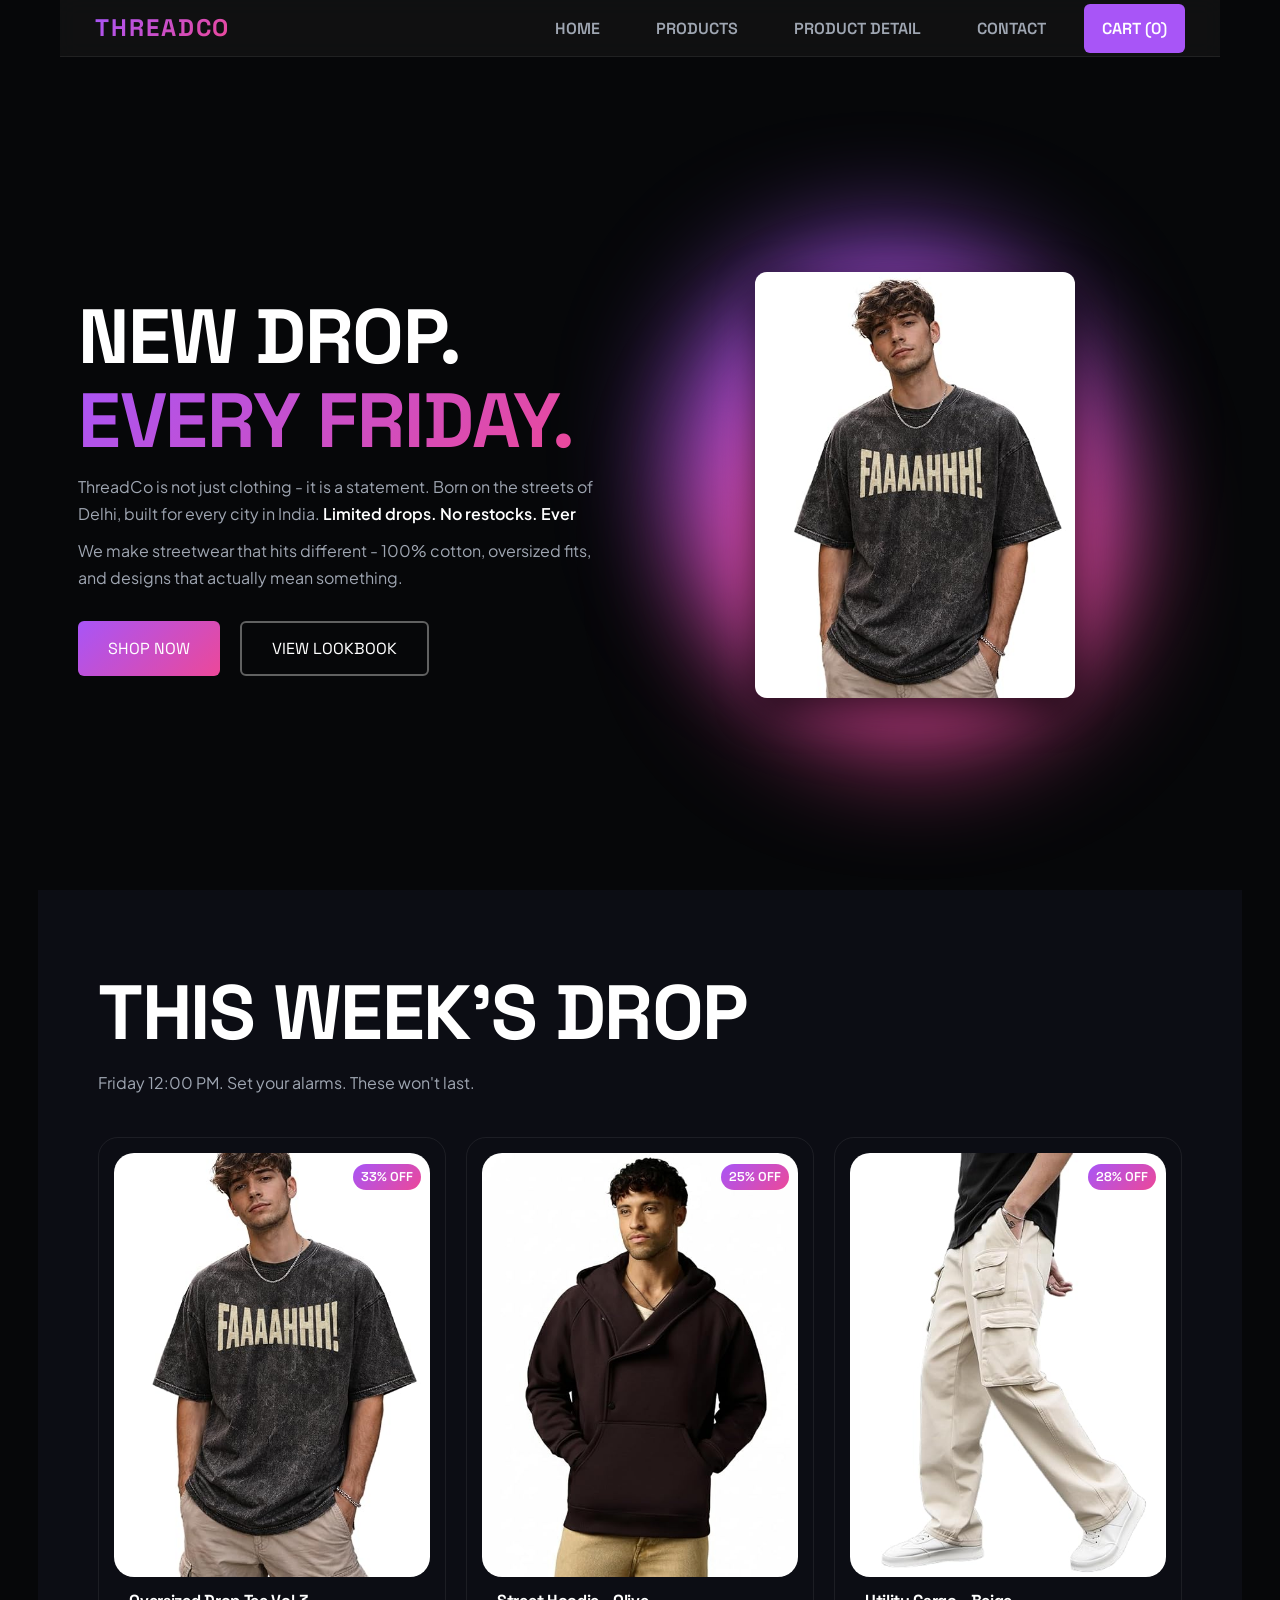
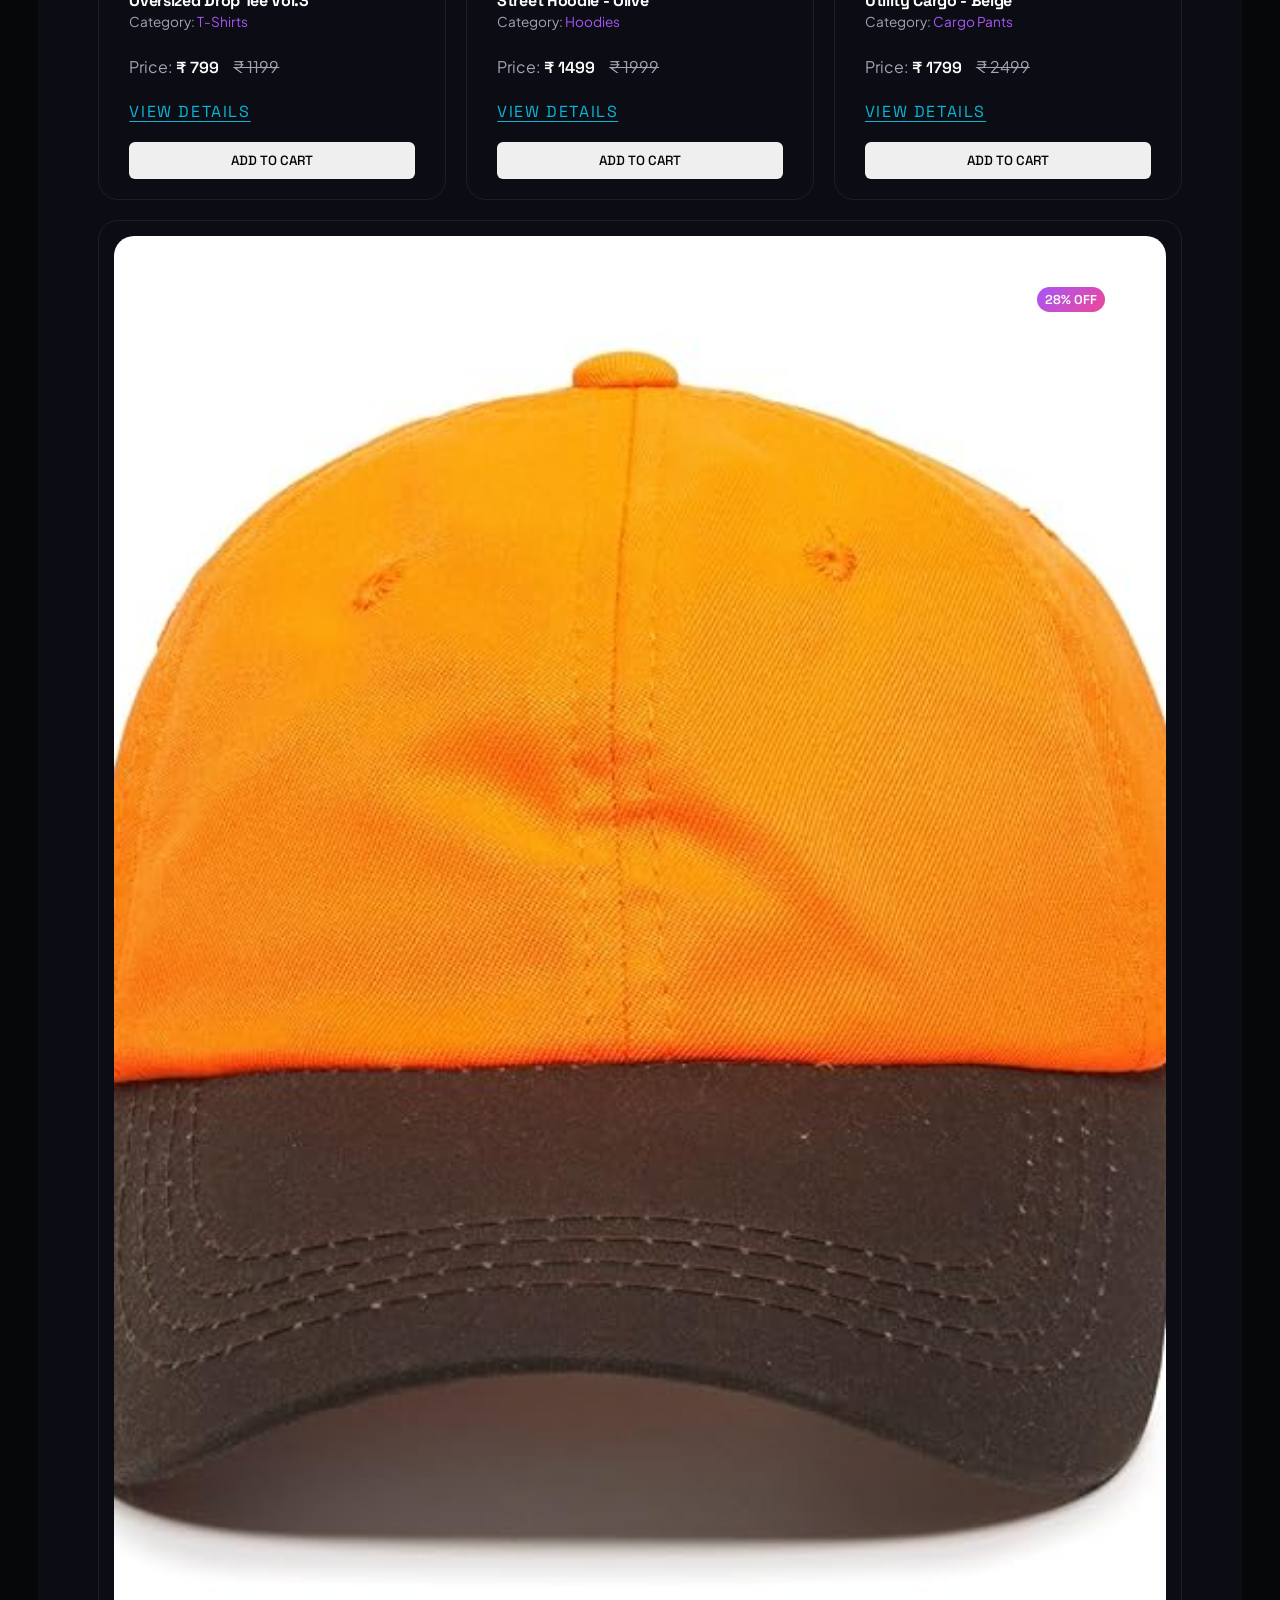
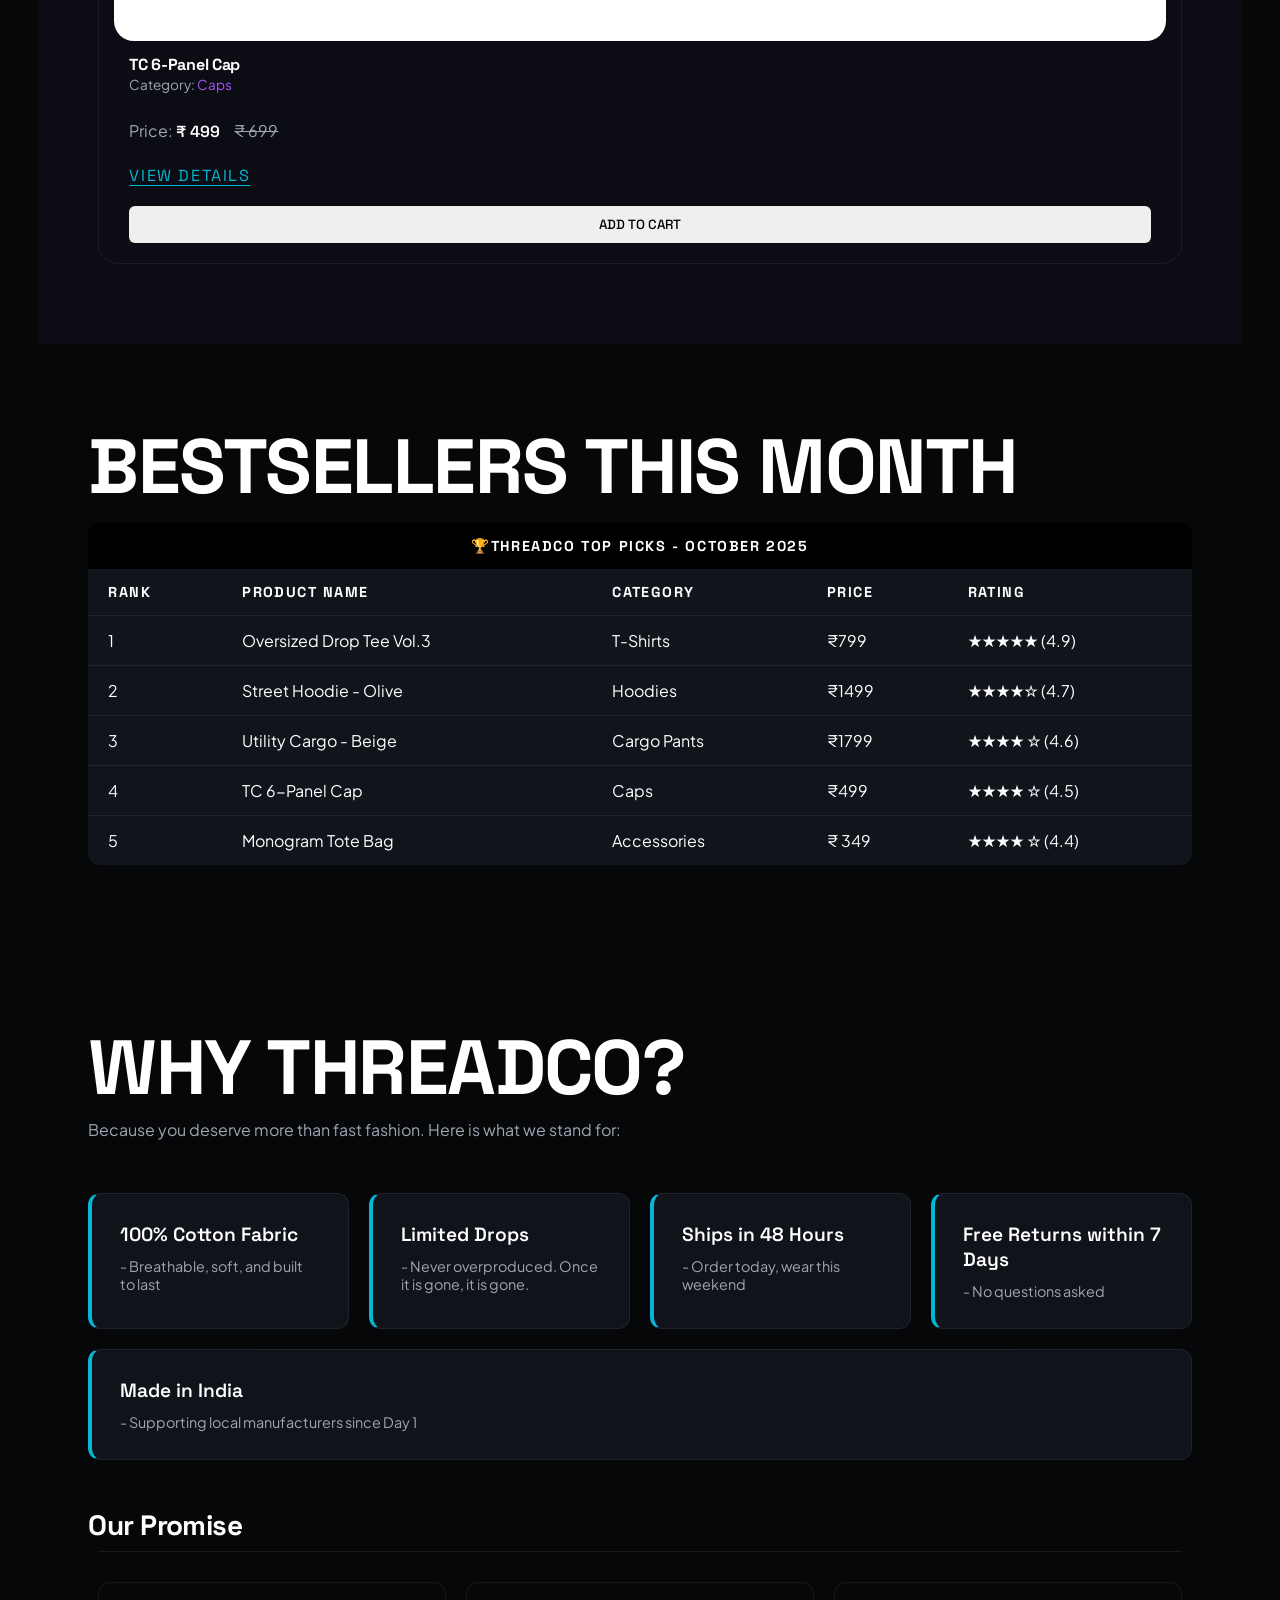
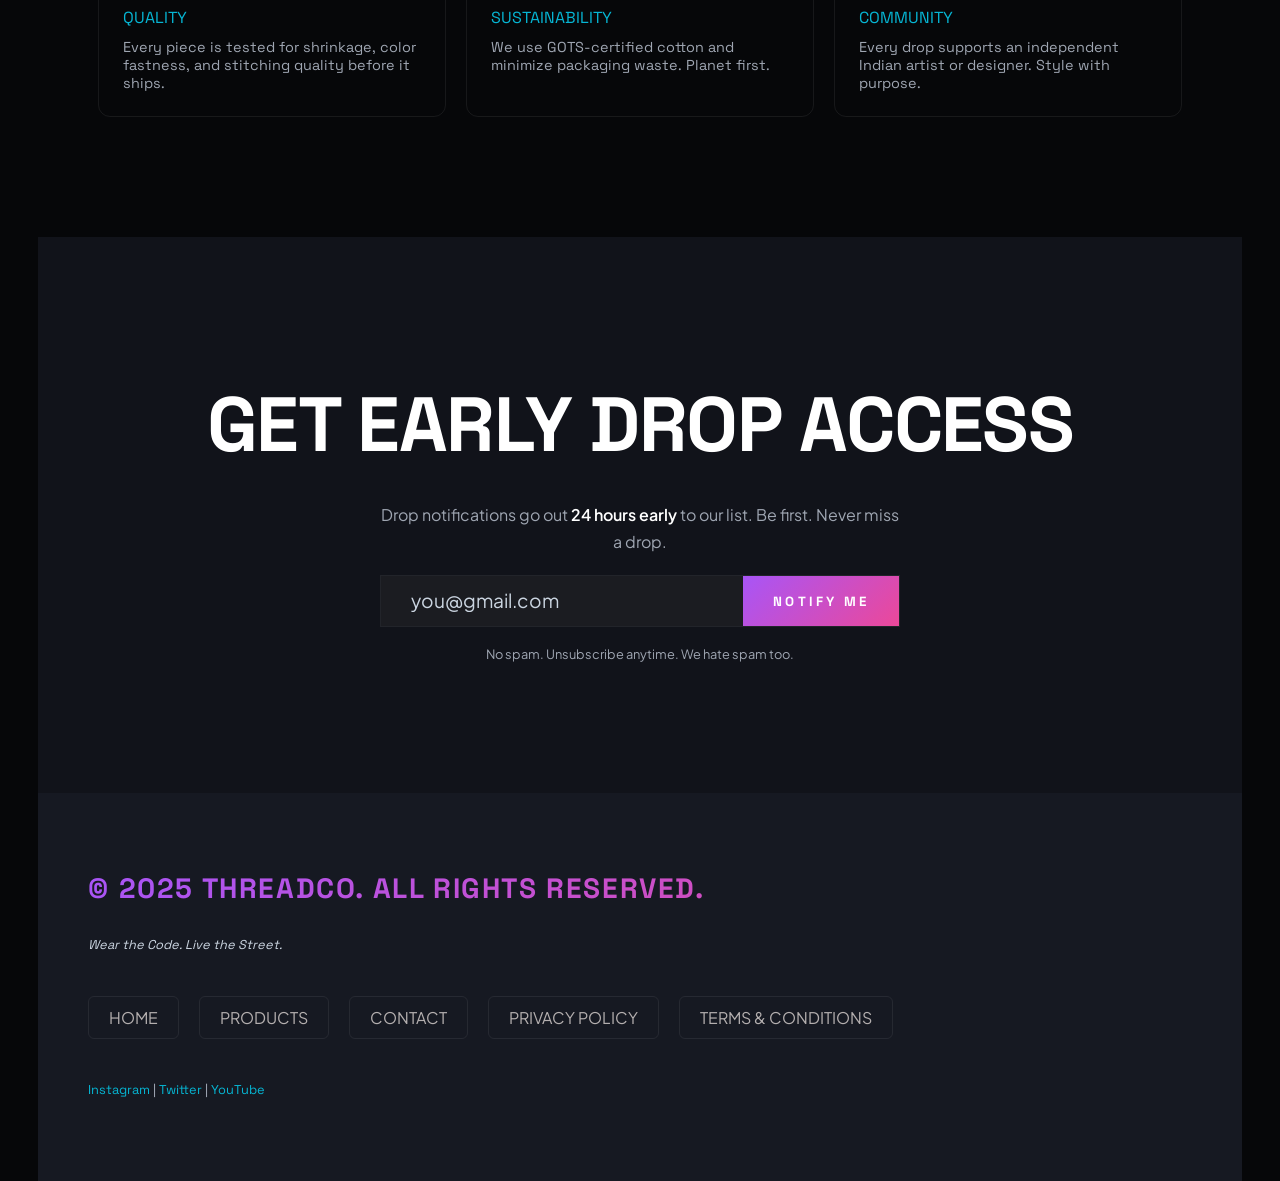
<file: index.html>
<!DOCTYPE html>
<html lang="en">

<head>
    <meta charset="UTF-8">
    <meta name="viewport" content="width=device-width, initial-scale=1.0">
    <title>ThreadCo-Wear the code.Live the street</title>
    <style>
     
    </style>
    <link rel="stylesheet" href="style.css">

</head>

<body>
    <header>
        <h1>ThreadCo</h1>
        <!-- <p><em>Wear the Code. Live the Street.</em></p> -->
        <nav>
            <ul>
                <li><a href="">Home</a></li>
                <li><a href="products.html">Products</a></li>
                <li><a href="Product Detail .html">Product Detail</a></li>
                <li><a href="contact .html">Contact</a></li>
                <li><a href="">Cart (0)</a></li>


            </ul>




        </nav>


    </header>
    <main>
        <section id="hero">
            <div class="left-hero">
                <h2>New Drop. <br><span id="gradient-text">Every Friday.</span></h2>
                <p>ThreadCo is not just clothing - it is a statement. Born on the streets of Delhi, built for every city
                    in
                    India. <strong>Limited drops. No restocks. Ever</strong></p>
                <p>We make streetwear that hits different - 100% cotton, oversized fits, and designs that actually mean
                    something.</p>
                <div id="cta">
                    <a href="products.html" class="btn1">Shop Now</a>
                    <a href="products.html" class="btn2">View Lookbook</a>
                </div>
            </div>


            <div class="right-hero">
                <div class="glow orb1"></div>
                <div class="glow orb2"></div>
              <div class="right-hero-image">
                  <img src="product 1.jpg" alt="">
              </div>
            </div>


        </section>
        <section id="week-drop">
            <h2>This Week's Drop</h2>
            <p>Friday 12:00 PM. Set your alarms. These won't last.</p>
            <div class="cards">

                <article>
                    <figure>
                        <img src="product 1.jpg" alt="">
                        <figcaption>Oversized Drop Tee Vol.3</figcaption>

                    </figure>
                    <h3>Oversized Drop Tee Vol.3</h3>
                    <p>Category: <span>T-Shirts</span></p>
                    <p>Price: <strong> &#8377;  799 </strong> <s>&#8377; 1199</s></p>
                    <p><mark>33% OFF</mark></p>


                    <a href="Product Detail.html">View Details</a>
                    <button type="submit">Add to Cart</button>




                </article>

                <article>
                    <figure>
                        <img src="product 2.jpg" alt="">
                        <figcaption>Street Hoodie - Olive3</figcaption>

                    </figure>
                    <h3>Street Hoodie - Olive</h3>
                    <p>Category: <span>Hoodies</span></p>
                    <p>Price: <strong>&#8377; 1499 </strong> <s>&#8377; 1999</s></p>
                    <p><mark>25% OFF</mark></p>


                    <a href="Product Detail.html">View Details</a>
                    <button type="submit">Add to Cart</button>




                </article>


                <article>
                    <figure>
                        <img src="product 3.jpg" alt="">
                        <figcaption>Utility Cargo - Beige</figcaption>

                    </figure>
                    <h3>Utility Cargo - Beige</h3>
                    <p>Category: <span>Cargo Pants</span></p>
                    <p>Price: <strong>₹ 1799 </strong> <s>₹ 2499</s></p>
                    <p><mark>28% OFF</mark></p>


                    <a href="Product Detail.html">View Details</a>
                    <button type="submit">Add to Cart</button>




                </article>



                <article>
                    <figure>
                        <img src="product 4.jpg" alt="">
                        <figcaption>TC 6-Panel Cap</figcaption>

                    </figure>
                    <h3>TC 6-Panel Cap</h3>
                    <p>Category: <span>Caps</span></p>
                    <p>Price: <strong>₹ 499 </strong> <s>₹ 699</s></p>
                    <p><mark>28% OFF</mark></p>


                    <a href="Product Detail.html">View Details</a>
                    <button type="submit">Add to Cart</button>




                </article>
            </div>





        </section>
        <section class="best-seller" id="this-month">
            <h2>Bestsellers This Month</h2>
        <div class="table-scroll">
              <table>
                <tr>
                    <th colspan="5">&#127942;ThreadCo Top Picks - October 2025</th>

                </tr>
                <tr>
                    <th>Rank</th>
                    <th>Product Name</th>
                    <th>Category</th>
                    <th>Price</th>
                    <th>Rating</th>
                </tr>
                <tr>
                    <td>1</td>
                    <td>Oversized Drop Tee Vol.3 </td>
                    <td>T-Shirts</td>
                    <td>&#8377;799</td>
                    <td>&#9733;&#9733;&#9733;&#9733;&#9733; (4.9)</td>
                </tr>
                <tr>
                    <td>2</td>
                    <td>Street Hoodie - Olive</td>
                    <td>Hoodies</td>
                    <td>&#8377;1499</td>
                    <td>&#9733;&#9733;&#9733;&#9733;&#9734; (4.7)</td>
                </tr>
                <tr>
                    <td>3</td>
                    <td>Utility Cargo - Beige</td>
                    <td>Cargo Pants </td>
                    <td>&#8377;1799</td>
                    <td>&#9733;&#9733;&#9733;&#9733; &#9734; (4.6)</td>
                </tr>
                <tr>
                    <td>4</td>
                    <td>TC 6-Panel Cap</td>
                    <td>Caps</td>
                    <td>&#8377;499</td>
                    <td>&#9733;&#9733;&#9733;&#9733; &#9734; (4.5)</td>
                </tr>
                <tr>
                    <td>5</td>
                    <td>Monogram Tote Bag</td>
                    <td>Accessories </td>
                    <td>₹ 349</td>
                    <td>&#9733;&#9733;&#9733;&#9733; &#9734; (4.4)</td>
                </tr>



            </table>
          </div>



        </section>
        <section id="why-threadco">
            <h2>Why ThreadCo?</h2>
            <p>Because you deserve more than fast fashion. Here is what we stand for:</p>
            <ul>
                <li><strong>100% Cotton Fabric</strong>- Breathable, soft, and built to last</li>
                <li><strong>Limited Drops</strong>- Never overproduced. Once it is gone, it is gone.</li>
                <li><strong>Ships in 48 Hours </strong>- Order today, wear this weekend</li>
                <li><strong>Free Returns within 7 Days</strong>- No questions asked</li>
                <li><strong>Made in India </strong>- Supporting local manufacturers since Day 1</li>
            </ul>
            <h3>Our Promise</h3>
            <dl>
                <section>
                     <dt>Quality
                </dt>
                <dd>Every piece is tested for shrinkage, color fastness, and stitching quality before it ships.</dd>
                </section>
                <section>
                    <dt>Sustainability</dt>
                <dd>We use GOTS-certified cotton and minimize packaging waste. Planet first.</dd>
                </section>
                <section>
                    <dt>Community</dt>
                <dd>
                    Every drop supports an independent Indian artist or designer. Style with purpose.</dd>
                </section>
              
            </dl>

        </section>
        <section id="get-early">

            <h2>Get Early Drop Access</h2>
            <p>Drop notifications go out <strong>24 hours early</strong> to our list. Be first. Never miss a drop.</p>
            <form action="">
                <label for="email">Your Email:</label>
                <input type="email" id="email" placeholder="you@gmail.com">

                <button type="submit">Notify Me</button>
            </form>

            <br>
            <small>No spam. Unsubscribe anytime. We hate spam too.</small>



        </section>








    </main>
    <footer id="footer">

        <h3>&COPY; 2025 ThreadCo. All rights reserved.</h3>
        <p>
            <em>Wear the Code. Live the Street.</em>
        </p>
        <nav>
            <ul>
                <li><a href="index.html">Home</a></li>
                <li><a href="products.html">Products</a></li>
                <li><a href="contact.html">Contact</a></li>
                <li><a href="">Privacy Policy</a></li>
                <li><a href="">Terms & Conditions</a></li>
            </ul>
        </nav>
        <p>
        <a href="https://www.instagram.com/" target="_blank">Instagram</a> |
        <a href="https://x.com/" target="_blank">Twitter</a> |
        <a href="https://www.youtube.com/" target="_blank"> YouTube</a>
        </p>




    </footer>


</body>

</html>
</file>
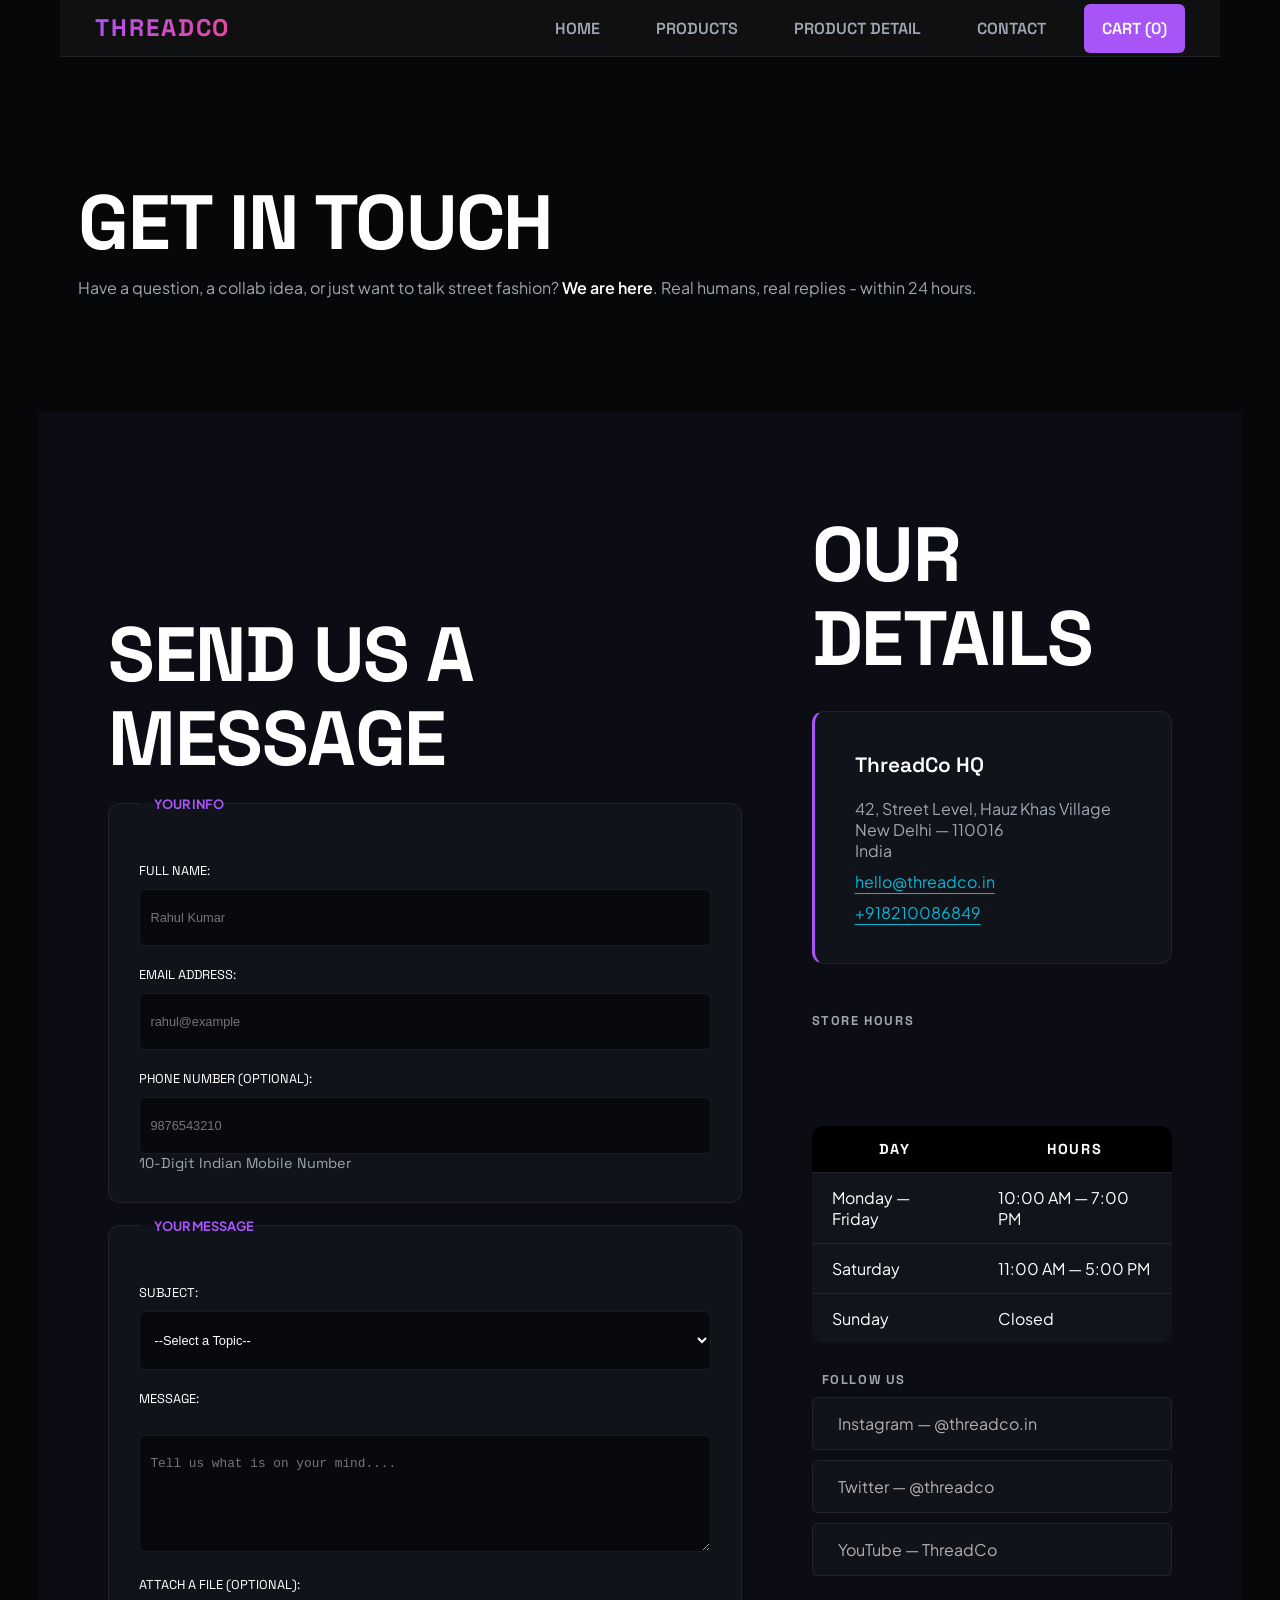
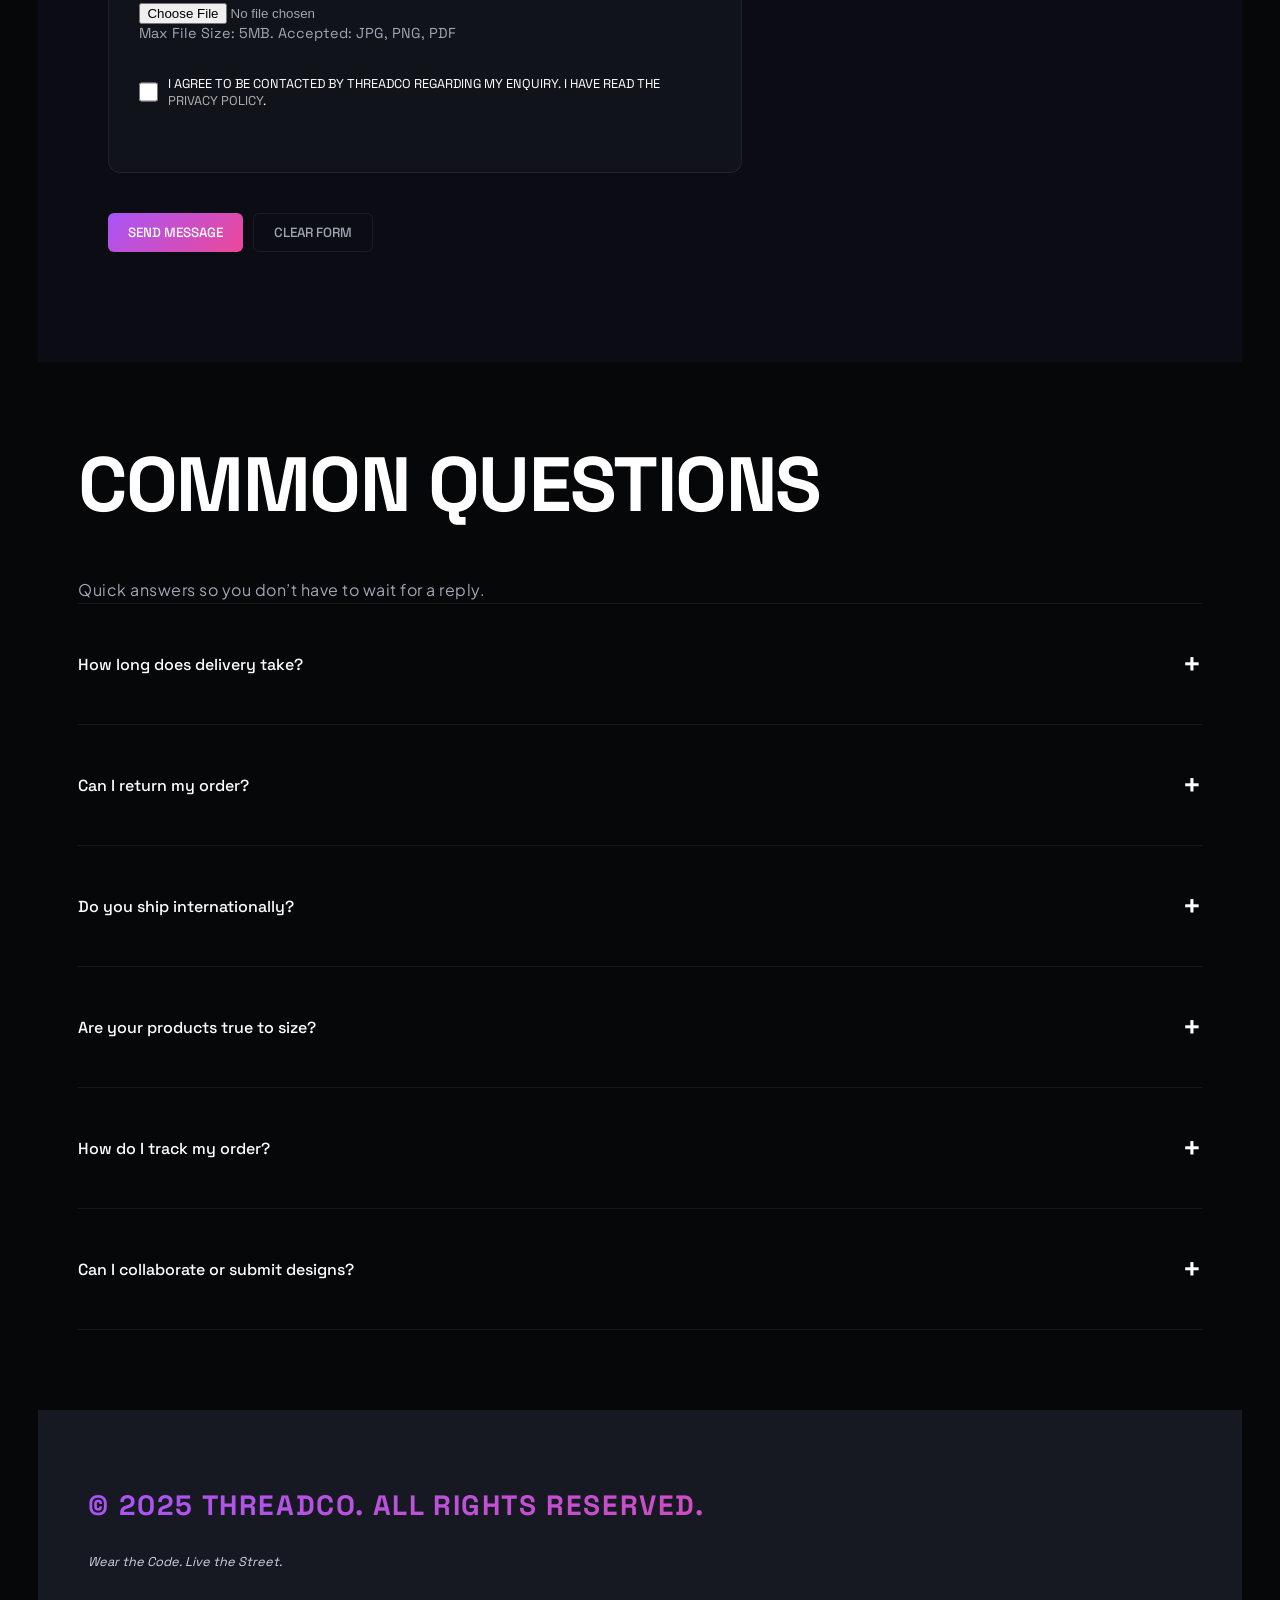
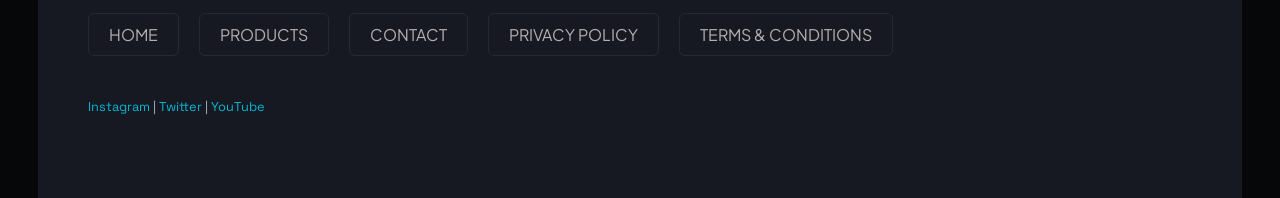
<file: contact .html>
<!DOCTYPE html>
<html lang="en">

<head>
    <meta charset="UTF-8">
    <meta name="viewport" content="width=device-width, initial-scale=1.0">
    <title>Contact-ThreadCo</title>
    <style>
    
    </style>
    <link rel="stylesheet" href="style.css">
</head>

<body>
    <header>
        <h1>ThreadCo</h1>
        <!-- <p><em>Wear the Code. Live the Street.</em></p> -->
        <nav>
            <ul>
                <li><a href="index .html">Home</a></li>
                <li><a href="products.html">Products</a></li>
                <li><a href="Product Detail .html">Product Detail</a></li>
                <li><a href="contact .html">Contact</a></li>
                <li><a href="">Cart (0)</a></li>


            </ul>




        </nav>


    </header>
    <main>

    </main>
    <section id="get-in-touch">
        <h2>Get In Touch</h2>
        <p>Have a question, a collab idea, or just want to talk street fashion? <strong>We are here</strong>. Real
            humans, real replies - within 24 hours.</p>



    </section>
    <div id="contact-us">
    <section class="send-us-message">
        <h2>Send Us a Message</h2>
        <form action="">

            <fieldset>
                <legend>Your Info</legend>

                <label for="full">Full Name:</label>
                <input type="text" name="full name" id="full" placeholder="Rahul Kumar">
                
                <label for="email">Email Address:</label>
                <input type="email" id="email" placeholder="rahul@example">
               
                <label for="phone">Phone Number (optional):</label>
                <input type="tel" id="phone" placeholder="9876543210">
                
                <small>10-digit Indian mobile number</small>

            </fieldset>
           
            <fieldset>
                <legend>Your Message</legend>
                <label for="subject">Subject:</label>
                <select name="subject" id="subject">
                    <option value="">--Select a Topic--</option>
                    <option value="">Order Issue</option>
                    <option value="">Return/Refund</option>
                    <option value="">Collaboration/Partnership</option>
                    <option value="">Wholesale Enquiry</option>
                    <option value="">General Query</option>
                </select>
               
                <label for="message">Message:</label> <br>

                <textarea name="message" id="message" cols="50" rows="5"
                    placeholder="Tell us what is on your mind...."></textarea>
                
                <label for="attach">Attach a File (optional):</label>
                <input type="file" id="attach"> 
                <small>Max file size: 5MB. Accepted: JPG, PNG, PDF</small>
               

                <div id="consent">
                    <input type="checkbox" id="consent">
                <label for="consent"> I agree to be contacted by ThreadCo regarding my enquiry. I have read the <a href="#">Privacy
                        Policy</a>.</label>
                </div>




            </fieldset>
            <div class="contact-btns">
            

            <button>Send Message</button>
            <button>Clear Form</button>
            </div>



        </form>



    </section>
    <section class="details">
        <h2>Our Details</h2>
        <address>
            <strong>ThreadCo HQ</strong> <br>
            42, Street Level, Hauz Khas Village <br>
            New Delhi — 110016 <br>
            India
           
            <a href="mailto: hello@threadco.in">hello@threadco.in</a>
        
        <a href="tel:+918210086849">+918210086849</a>

        </address>
       
       <div>
         <h3>Store Hours</h3> <br>
       <div class="table-scroll">
         <table>
            <tr>
                <th>Day</th>
                <th>Hours</th>
            </tr>
            <tr>

                <td> Monday — Friday</td>
                <td>10:00 AM — 7:00 PM</td>
            </tr>
            <tr>

                <td>Saturday</td>
                <td>11:00 AM — 5:00 PM</td>
            </tr>
            <tr>

                <td>Sunday</td>
                <td>Closed</td>
            </tr>


        </table>
       </div>
        </div>
        
       <div>
         <h3>Follow Us</h3>

        <ul>
            <li><a href="https://www.instagram.com/">Instagram — @threadco.in</a></li>
            <li><a href="https://x.com/">Twitter — @threadco</a></li>
            <li><a href="https://www.youtube.com/">YouTube — ThreadCo</a></li>
        </ul>
       

       </div>


    </section>
    </div>
    <section class="common-questions">
        <h2>Common Questions</h2>
      
        <p>Quick answers so you don’t have to wait for a reply.</p>
        

        <details>
            <summary>How long does delivery take?</summary>
            <p>We ship within <strong>48 hours</strong> of order confirmation. Standard delivery takes <strong>3—5 business days</strong> across India.
                Express delivery (1—2 days) is available at checkout for select pin codes.</p>
        </details>

        <details>
            <summary>Can I return my order?</summary>
            <p>Yes! We offer <strong>free returns within 7 days</strong> of delivery. The item must be unworn, unwashed, and in its
                original packaging with all tags attached. Initiate your return from the Orders section of your account.
            </p>
        </details>

        <details>
            <summary>Do you ship internationally?</summary>
            <p>Not yet — but we’re working on it. International shipping is planned for early 2026. Sign up for our
                newsletter to get notified first.</p>
        </details>

        <details>
            <summary>Are your products true to size?</summary>
            <p>ThreadCo tees and hoodies are <strong>oversized by design</strong>. If you prefer a more fitted look, we recommend sizing
                down. Check the <a href="Product Detail.html#size">Size Guide</a> on any product page for exact measurements.</p>

        </details>
        <details>
            <summary>How do I track my order?</summary>
            <p>Once your order ships, you will receive a tracking link via SMS and email. You can also track your order
                by entering your order ID on our Order Tracking page.</p>
        </details>

        <details>
            <summary>Can I collaborate or submit designs?</summary>
            <p>Absolutely. ThreadCo works with independent Indian artists on every drop. If you have a design concept or
                want to collab, reach out via the form above and select <strong> “Collaboration / Partnership”</strong> as the subject. We
                read every single message.</p>

        </details>




    </section>






    <footer id="footer">

        <h3>&COPY; 2025 ThreadCo. All rights reserved.</h3>
        <p>
            <em>Wear the Code. Live the Street.</em>
        </p>
        <nav>
            <ul>
                <li><a href="index.html">Home</a></li>
                <li><a href="products.html">Products</a></li>
                <li><a href="contact.html">Contact</a></li>
                <li><a href="">Privacy Policy</a></li>
                <li><a href="">Terms & Conditions</a></li>
            </ul>
        </nav>
        <p>
        <a href="https://www.instagram.com/" target="_blank">Instagram</a> |
        <a href="https://x.com/" target="_blank">Twitter</a> |
        <a href="https://www.youtube.com/" target="_blank"> YouTube</a>
        </p>




    </footer>

</body>

</html>
</file>
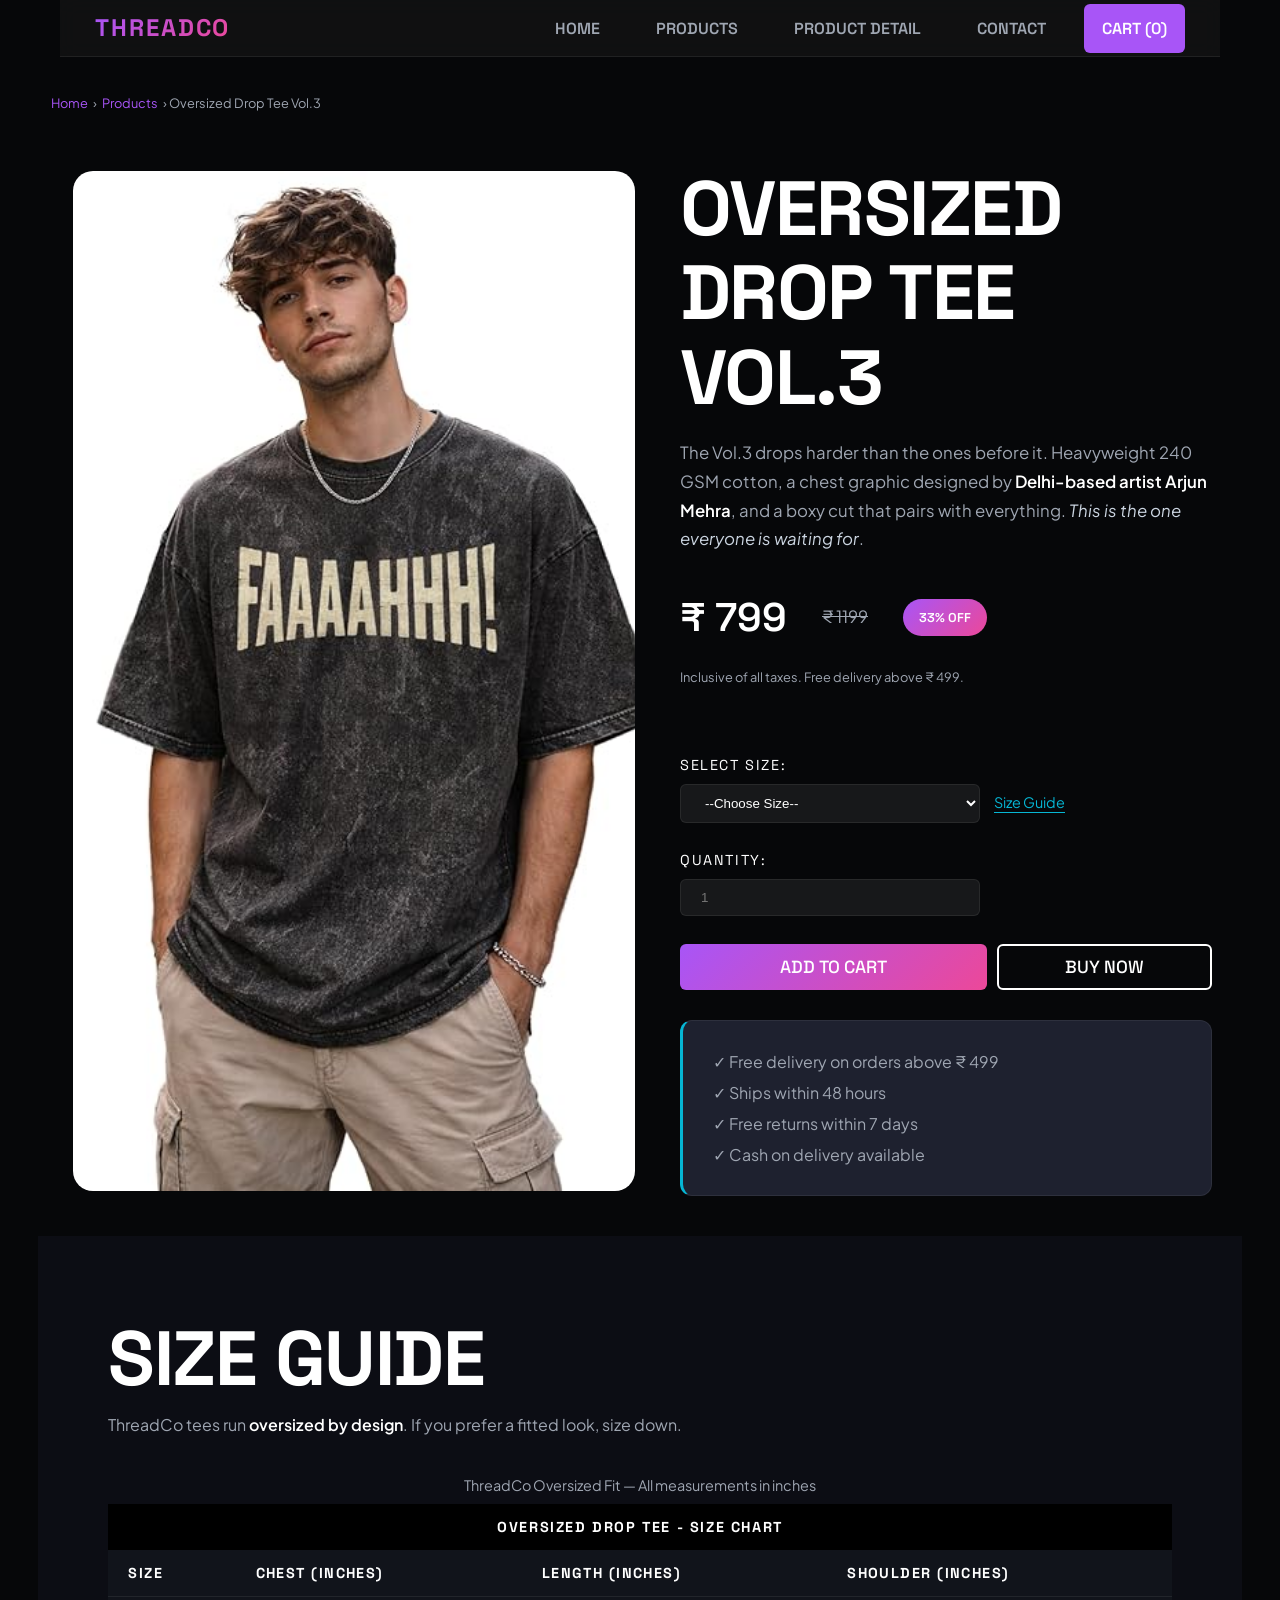
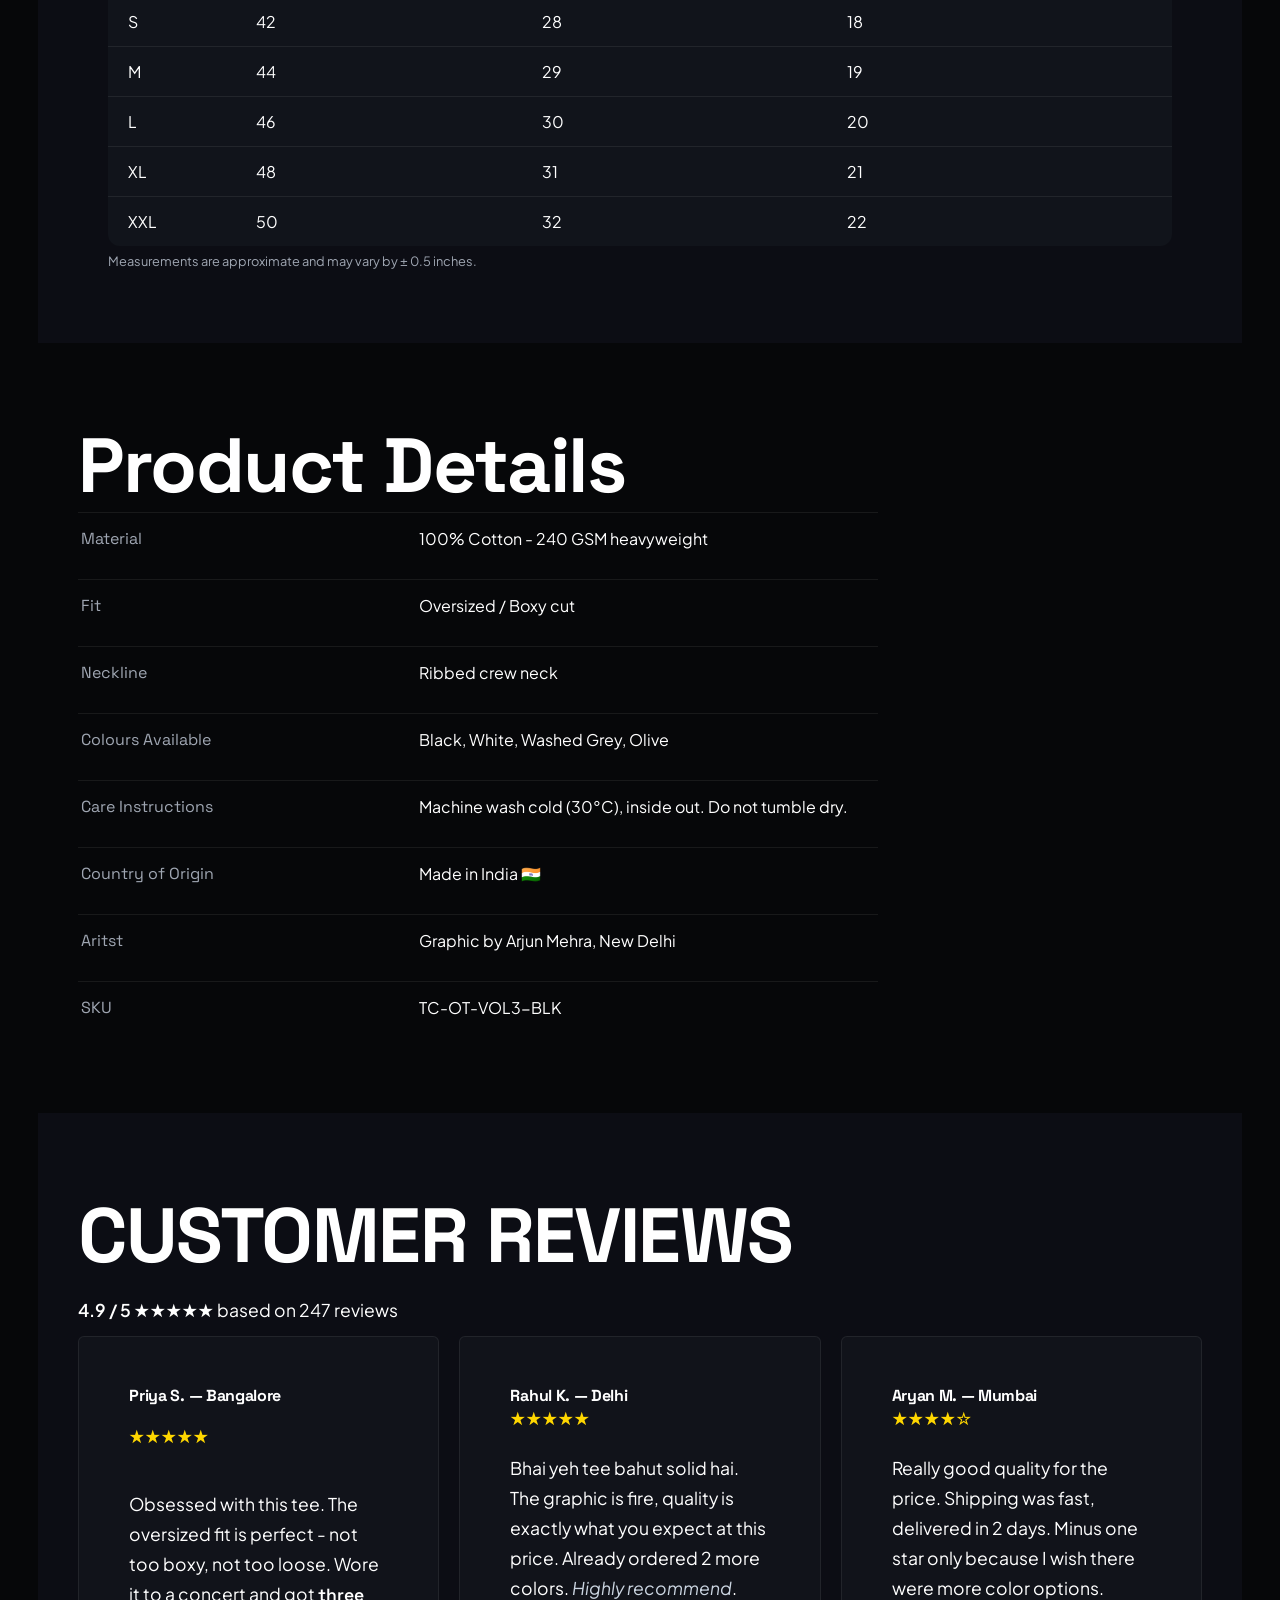
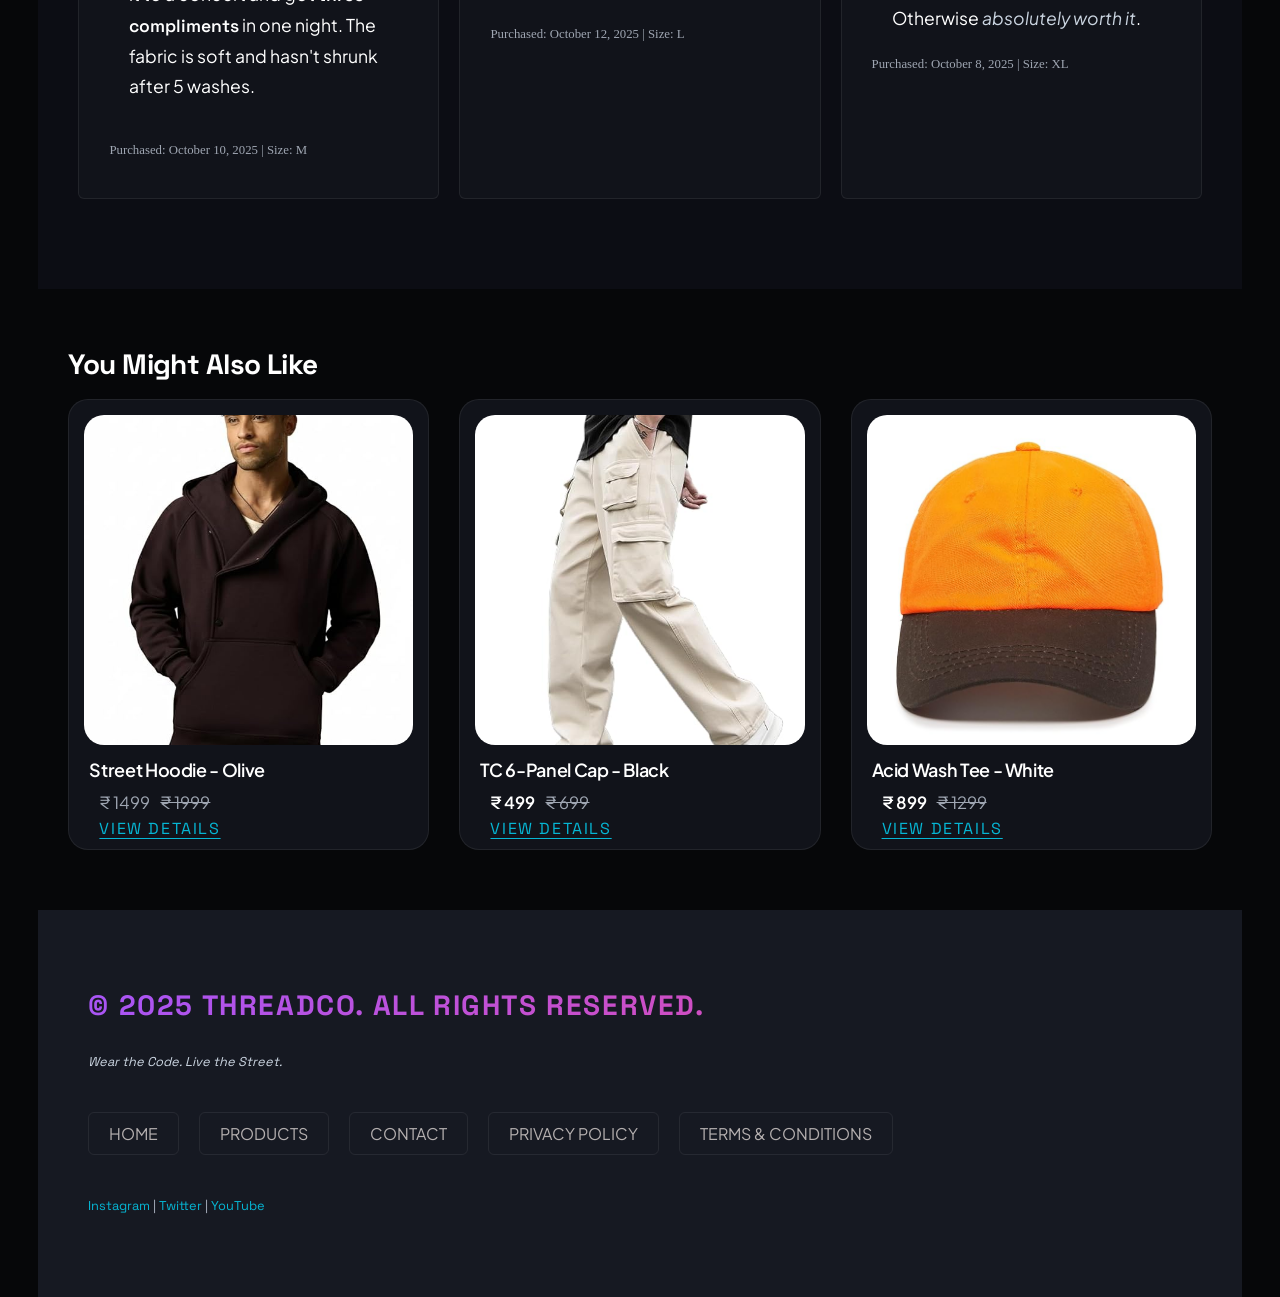
<file: Product Detail .html>
<!DOCTYPE html>
<html lang="en">

<head>
    <meta charset="UTF-8">
    <meta name="viewport" content="width=device-width, initial-scale=1.0">
    <title>Oversized Drop Tee Vol.3- ThreadCo</title>
    <link rel="stylesheet" href="style.css">
</head>

<body>
    <header>
        <h1>ThreadCo</h1>
        <!-- <p><em>Wear the Code. Live the Street.</em></p> -->
        <nav>
            <ul>
                <li><a href="index .html">Home</a></li>
                <li><a href="products.html">Products</a></li>
                <li><a href="Product Detail .html">Product Detail</a></li>
                <li><a href="contact .html">Contact</a></li>
                <li><a href="">Cart (0)</a></li>


            </ul>




        </nav>


    </header>
    <main>
        <nav aria-label="breadcrumb">
            <a href="index.html">Home</a> 
            &rsaquo;
            <a href="products.html">Products</a>
            &rsaquo;
            Oversized Drop Tee Vol.3

        </nav>
        <section id="product-detail">
            <figure>
                <img src="product 1.jpg" alt="ThreadCo Oversized Drop Tee Vol.3
                -Front view, black colorway">
                <figcaption>Oversized Drop Tee Vol.3 - Black Colorway</figcaption>

            </figure>

             <div class="product-detail-left">
            <h2>Oversized Drop Tee Vol.3</h2>

            <p>The Vol.3 drops harder than the ones before it. Heavyweight 240 GSM cotton, a chest graphic designed by
                <strong>Delhi-based artist Arjun Mehra</strong>, and a boxy cut that pairs with everything. <em> This is
                    the one everyone is waiting for</em>.
            </p>

            <p><strong> &#8377; 799</strong>  <s> &#8377; 1199</s> <mark> 33% OFF</mark></p>

           <p> <small>Inclusive of all taxes. Free delivery above ₹ 499.</small> </p>
            <br><br>

            <label for="size">Select Size:</label>
            <select name="" id="size">
                <option value="">--Choose Size--</option>
                <option value="">s</option>
                <option value="">xs</option>
                <option value="">m</option>
                <option value="">l</option>
                <option value="">xl</option>
                <option value="">xxl</option>


            </select>
             <a href="#size"> Size Guide</a>
            <br> <br>
            <label for="quantity">Quantity:</label>
            <input type="number" id="quantity" placeholder="1" min="1">
            <br><br>

           <div class="product-detail-btn"> 
            <button type="submit">Add to Cart</button> 
            <button type="submit">Buy Now</button>
        </div>
            <ul>
                <li>&#10003; Free delivery on orders above ₹ 499</li>
                <li>&#10003; Ships within 48 hours</li>
                <li>&#10003; Free returns within 7 days </li>
                <li>&#10003; Cash on delivery available</li>

            </ul>
            </div>




        </section>
       
           




        
        <section id="size-chart">
            <h2>Size Guide</h2>

            <p>ThreadCo tees run <strong>oversized by design</strong>. If you prefer a fitted look, size down.</p>
            <br>

           <div class="table-scroll  best-seller "> 
            <table>
            <caption>ThreadCo Oversized Fit — All measurements in inches</caption>


                <tr>
                    <th colspan="4">Oversized Drop Tee - Size Chart</th>

                </tr>
                <tr>

                    <th>Size</th>
                    <th>Chest (inches)</th>
                    <th>Length (inches)</th>
                    <th>Shoulder (inches)</th>
                </tr>
                <tr>
                    <td>S</td>
                    <td>42</td>
                    <td>28</td>
                    <td>18</td>
                </tr>
                <tr>
                    <td>M</td>
                    <td>44</td>
                    <td>29</td>
                    <td>19</td>
                </tr>
                <tr>
                    <td>L</td>
                    <td>46</td>
                    <td>30</td>
                    <td>20</td>
                </tr>
                <tr>
                    <td>XL</td>
                    <td>48</td>
                    <td>31</td>
                    <td>21</td>
                </tr>
                <tr>
                    <td>XXL</td>
                    <td>50</td>
                    <td>32</td>
                    <td>22</td>
                </tr>
            </table>
        </div>
            

           <p> <small>Measurements are approximate and may vary by ± 0.5 inches.</small></p>




        </section>
        <section id="product-details">
            <h2>Product Details</h2>
            

            <dl>
               <div>
                 <dt>Material</dt>
                <dd>100% Cotton - 240 GSM heavyweight</dd>

               </div>
               <div>
                 <dt>Fit</dt>
                <dd>Oversized / Boxy cut</dd>
               </div>

              <div>
                  <dt>Neckline</dt>
                <dd>Ribbed crew neck</dd>

              </div>
               <div>
                 <dt>Colours Available</dt>
                <dd>Black, White, Washed Grey, Olive</dd>
               </div>

                <div>
                    <dt>Care Instructions</dt>
                <dd>Machine wash cold (30°C), inside out. Do not tumble dry.</dd>
                </div>

              <div>
                  <dt>Country of Origin</dt>
                <dd>Made in India 🇮🇳</dd>

              </div>
               <div>
                 <dt>Aritst</dt>
                <dd>Graphic by Arjun Mehra, New Delhi</dd>
               </div>

                <div>
                    <dt>SKU</dt>
                <dd>TC-OT-VOL3-BLK</dd>

                </div>

            </dl>




        </section>
        <section id="customer-reviews">
            <h2>Customer Reviews</h2>
            <br>
            <p><strong>4.9 / 5 </strong>  ★★★★★ based on 247 reviews</p>
            
        <div class="customer-review-detail">
                <article>
                <h3>Priya S. — Bangalore</h3> <br>
               <p class="star"> &#9733;&#9733;&#9733;&#9733;&#9733;</p>
                <br>
                <p>Obsessed with this tee. The oversized fit is perfect - not too boxy, not too loose. Wore it to a
                    concert and got <strong>three compliments</strong> in one night. The fabric is soft and hasn't
                    shrunk after 5 washes.</p>
                <br>
                <small>Purchased: October 10, 2025 | Size: M</small>
            </article>
            <article>
                <h3>Rahul K. — Delhi</h3>
                <p class="star">&#9733;&#9733;&#9733;&#9733;&#9733;</p>

                <p>
                    Bhai yeh tee bahut solid hai. The graphic is fire, quality is exactly what you expect at this price.
                    Already ordered 2 more colors. <em>Highly recommend</em>.</p>

                <small>Purchased: October 12, 2025 | Size: L</small>


            </article>
            <article>
                <h3>Aryan M. — Mumbai</h3>
                <p class="star">&#9733;&#9733;&#9733;&#9733;&#9734;</p>
                <p>Really good quality for the price. Shipping was fast, delivered in 2 days. Minus one star only
                    because I wish there were more color options. Otherwise <em>absolutely worth it</em>.</p>
                <small>Purchased: October 8, 2025 | Size: XL</small>


            </article>

        </div>






        </section>
        <section id="might-also-like">
            <h3>You Might Also Like</h3>
           <div class="also-like-item">
             <article>
                <figure>
                    <img src="product 2.jpg" alt="">
                    <figcaption>Street Hoodie - Olive</figcaption>



                </figure>
                <h4>Street Hoodie - Olive</h4>
                <p>₹ 1499 <s>₹ 1999</s></p>
                <a href="Product Detail.html">View Details</a>



            </article>
            <article>
                <figure>
                    <img src="product 3.jpg" alt="">
                    <figcaption>TC 6-Panel Cap - Black</figcaption>



                </figure>
                <h4>TC 6-Panel Cap - Black</h4>
                <p><strong>₹ 499 </strong> <s>₹ 699</s></p>
                <a href="Product Detail.html">View Details</a>



            </article>
            <article>
                <figure>
                    <img src="product 4.jpg" alt="">
                    <figcaption>Acid Wash Tee - White</figcaption>



                </figure>
                <h4>Acid Wash Tee - White</h4>
                <p><strong>₹ 899</strong> <s>₹ 1299</s></p>
               <a href="Product Detail.html">View Details</a>



            </article>
           </div>



        </section>








    </main>





    <footer id="footer">

        <h3>&COPY; 2025 ThreadCo. All rights reserved.</h3>
        <p>
            <em>Wear the Code. Live the Street.</em>
        </p>
        <nav>
            <ul>
                <li><a href="index.html">Home</a></li>
                <li><a href="products.html">Products</a></li>
                <li><a href="contact.html">Contact</a></li>
                <li><a href="">Privacy Policy</a></li>
                <li><a href="">Terms & Conditions</a></li>
            </ul>
        </nav>
        <p>
        <a href="https://www.instagram.com/" target="_blank">Instagram</a> |
        <a href="https://x.com/" target="_blank">Twitter</a> |
        <a href="https://www.youtube.com/" target="_blank"> YouTube</a>
        </p>




    </footer>




</body>

</html>
</file>
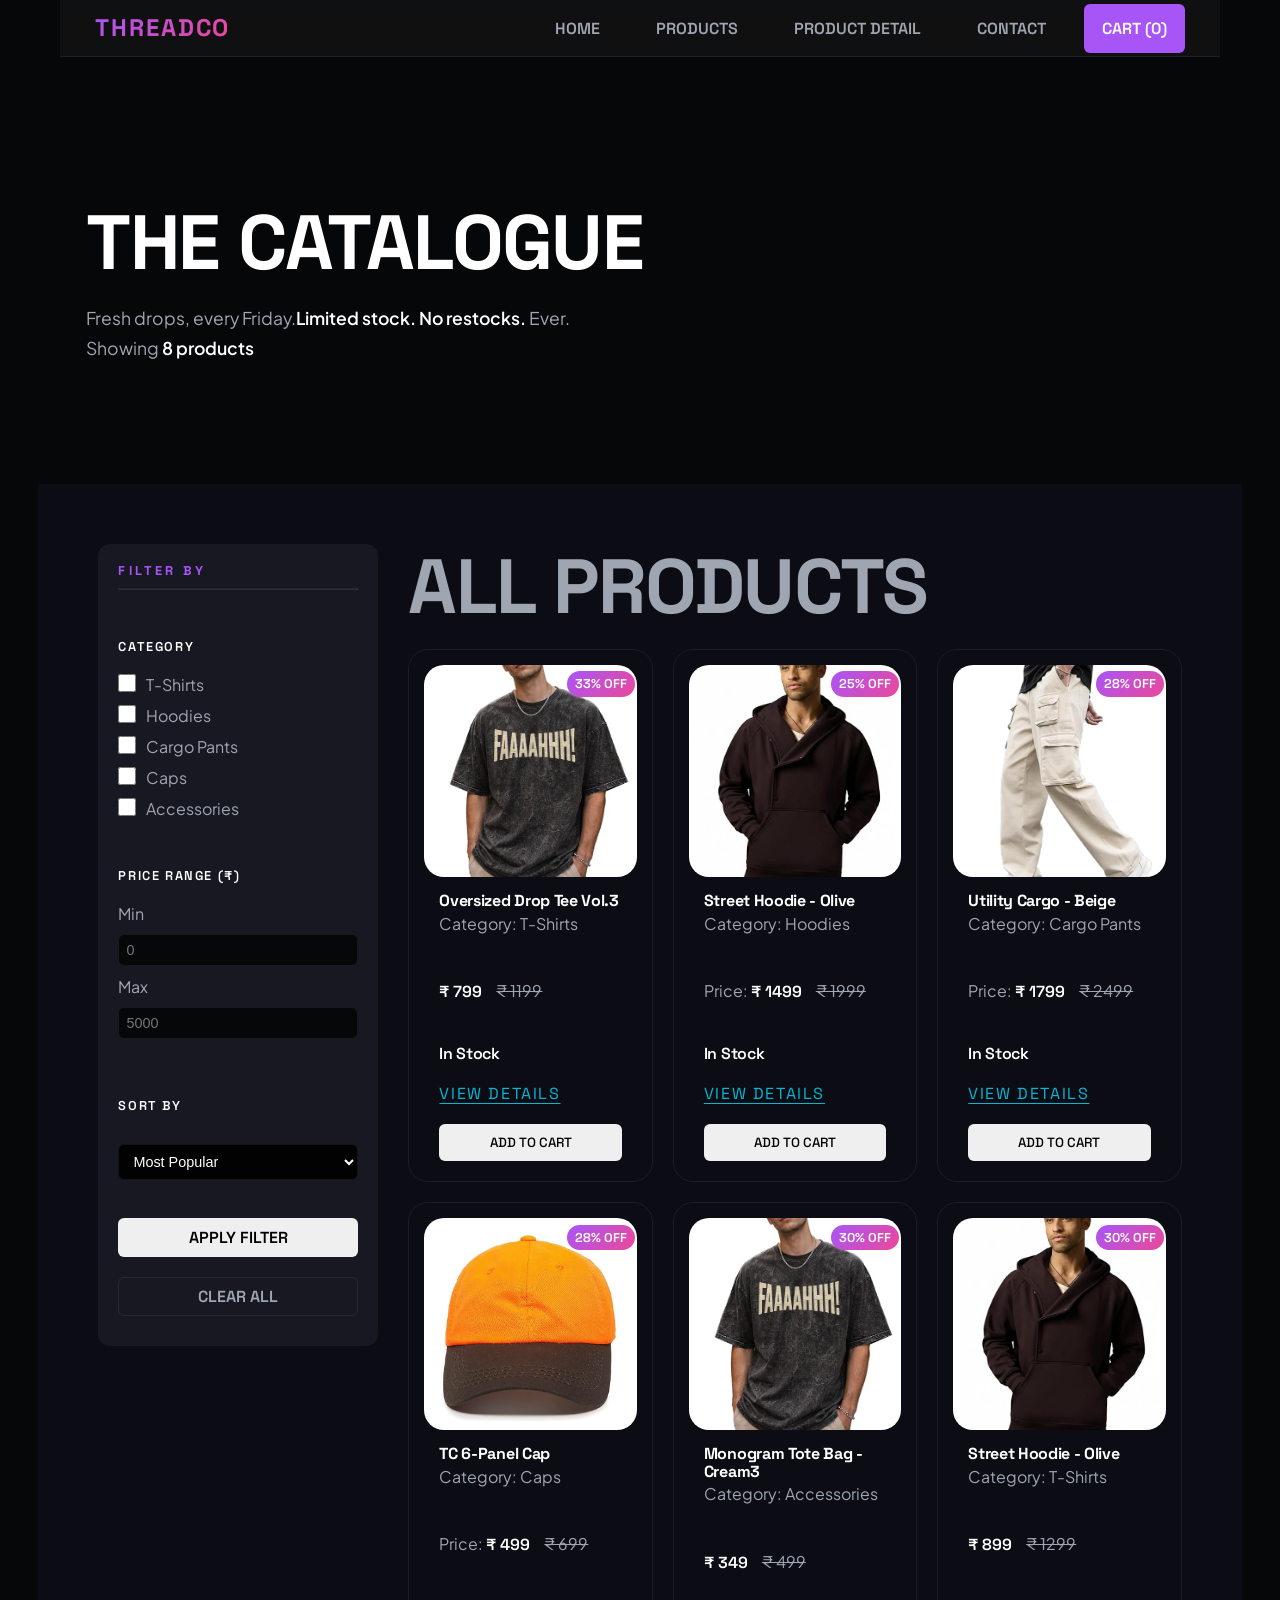
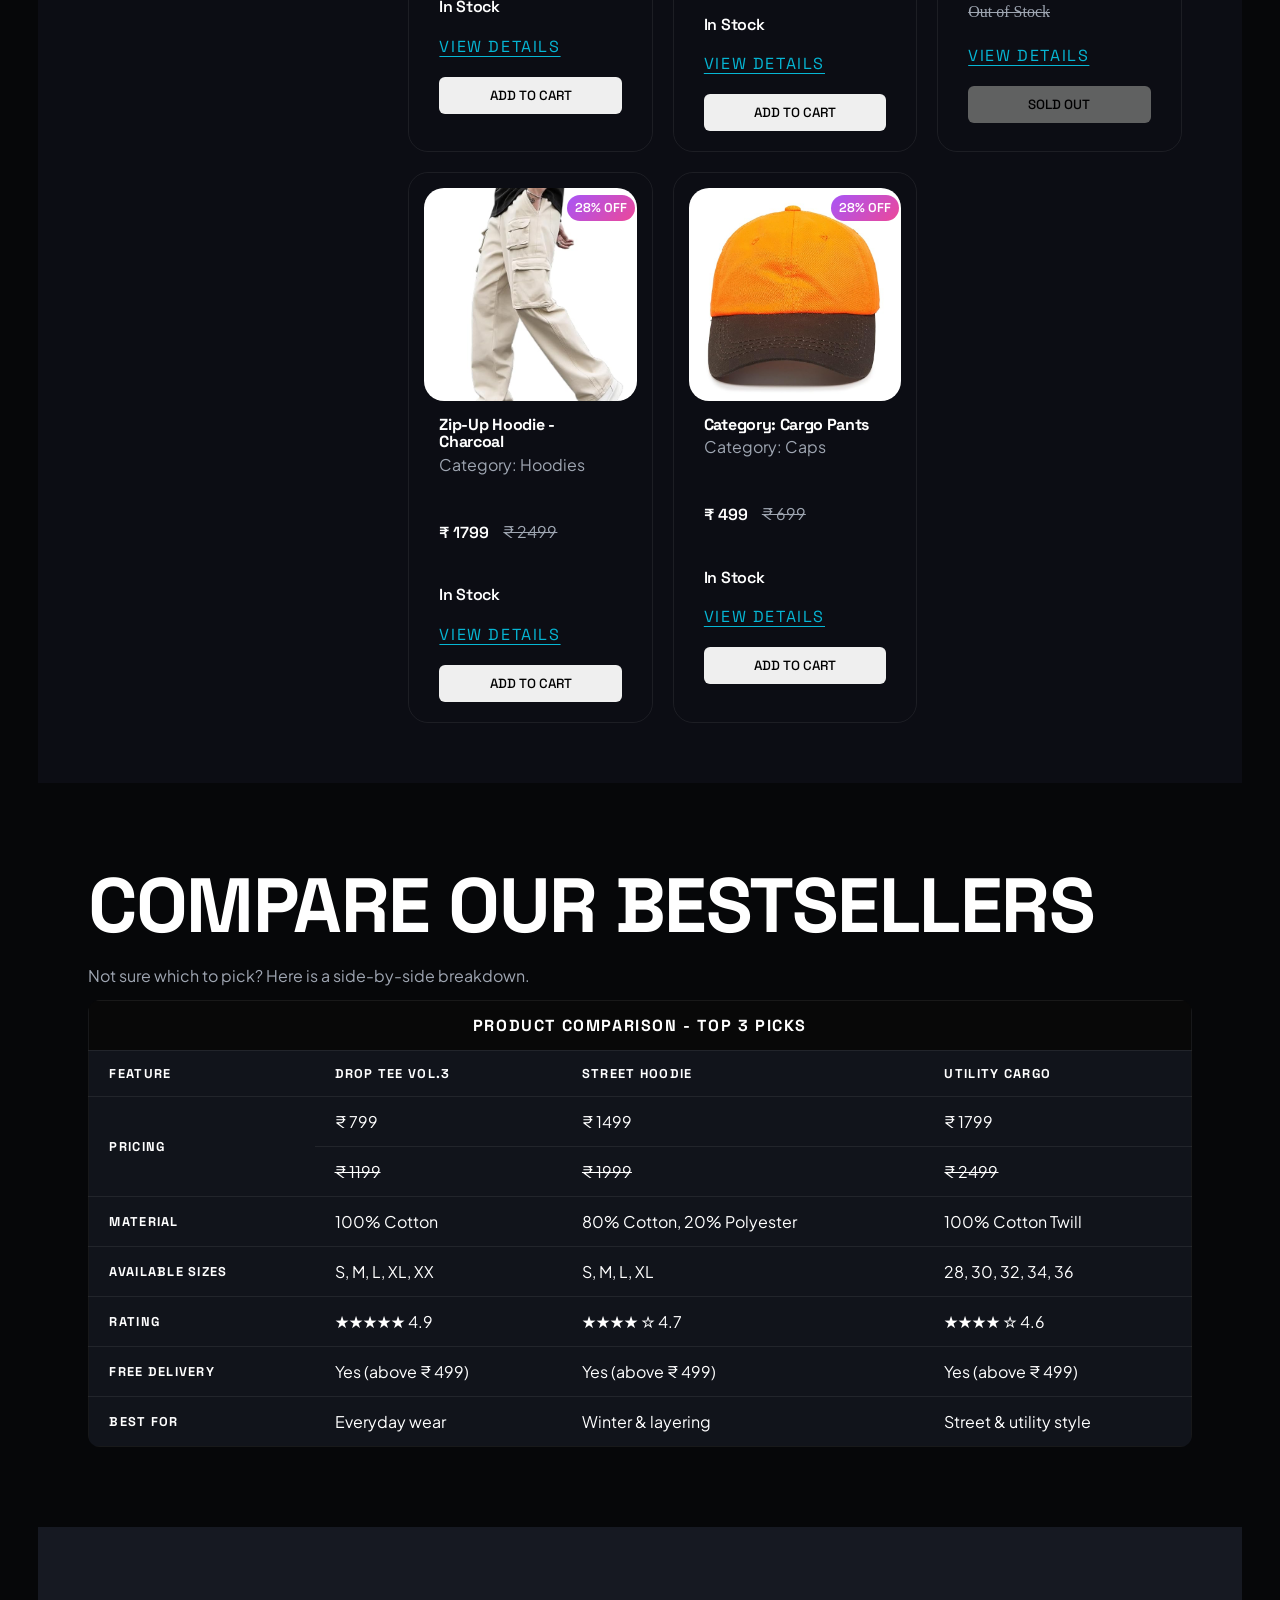
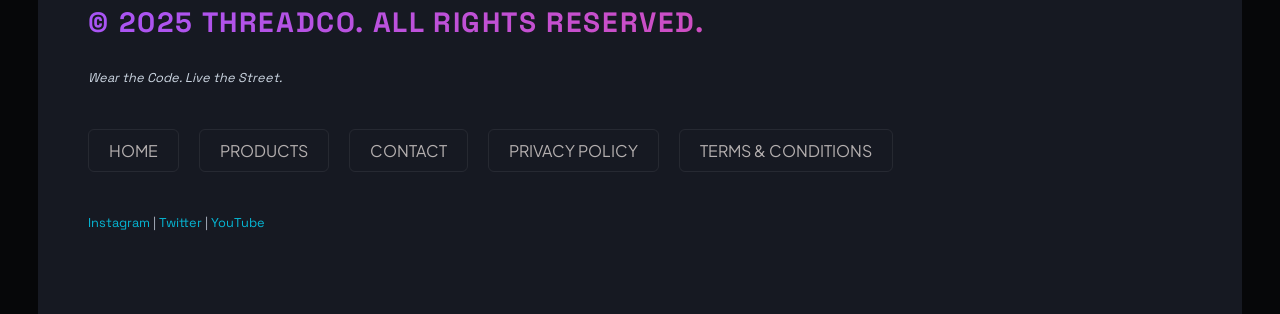
<file: products.html>
<!DOCTYPE html>
<html lang="en">

<head>
    <meta charset="UTF-8">
    <meta name="viewport" content="width=device-width, initial-scale=1.0">
    <title>Threadco-The Catalogue</title>
    <style>
        /* table,
        tr,
        td,
        th {
            border: 1px solid black;
            border-collapse: collapse;
        } */
    
    </style>
    <link rel="stylesheet" href="style.css">
</head>

<body>
    <header>
        <h1>ThreadCo</h1>
        <!-- <p><em>Wear the Code. Live the Street.</em></p> -->
        <nav>
            <ul>
                <li><a href="index .html">Home</a></li>
                <li><a href="products.html">Products</a></li>
                <li><a href="Product Detail .html">Product Detail</a></li>
                <li><a href="contact .html">Contact</a></li>
                <li><a href="">Cart (0)</a></li>


            </ul>




        </nav>


    </header>
    <main>
        <section id="catalogue">
            <h2>The Catalogue</h2>
            <p>Fresh drops, every Friday.<strong>Limited stock. No restocks. </strong>Ever.</p>
            <p>Showing <strong>8 products</strong></p>



        </section>
        <div id="product-layout">
        <section id="sidebar">
            <h2>Filter By</h2>
            <hr>
            <h3><strong>Category</strong></h3>
            
            

                <ul>
                    <li>
                        <input type="checkbox" id="tshirt">
                        <label for="tshirt">T-Shirts</label>


                    </li>
                    <li> <input type="checkbox" id="hoodies">
                        <label for="hoodies"> Hoodies</label>
                    </li>
                    <li> <input type="checkbox" id="cargo">
                        <label for="cargo">Cargo Pants</label>
                    </li>
                    <li> <input type="checkbox" id="caps">
                        <label for="caps"> Caps</label>
                    </li>
                    <li> <input type="checkbox" id="Accessories">
                        <label for="Accessories">Accessories</label>
                    </li>


                </ul>
                <h3><strong>Price Range (&#8377;)</strong></h3>
                <label for="min">Min</label>
                <input type="number" id="Min" min="0" placeholder="0">
                <br>

                <label for="max">Max</label>
                <input type="number" id="max" max="5000" placeholder="5000">

                <h3><strong>Sort By</strong></h3>
                <select name="Most Popular" id="">
                    <option value="">Most Popular</option>
                    <option value="">Price: low to high</option>
                    <option value="">Price: high to low</option>
                    <option value="">Newest First</option>



                </select>
                <br><br>
                <button>Apply Filter</button>
                <button>Clear All</button>


           







        </section>
        <section id="products">
            <h2>All Products</h2>
            <div class="grid">
            <article>
                <figure>
                    <img src="product 1.jpg" alt="">
                    <figcaption>Oversized Drop Tee Vol.3</figcaption>

                </figure>
                <h3>Oversized Drop Tee Vol.3</h3>
                <p>Category: T-Shirts</p>
                <p> <strong>&#8377; 799 </strong><s> &#8377; 1199</s> </p>
                <p><mark>33% OFF</mark></p>
                <h4>In Stock</h4>



                <a href="Product Detail.html">View Details</a>
                <button type="submit">Add to Cart</button>




            </article>

            <article>
                <figure>
                    <img src="product 2.jpg" alt="">
                    <figcaption>Street Hoodie - Olive3</figcaption>

                </figure>
                <h3>Street Hoodie - Olive</h3>
                <p>Category: Hoodies</p>
                <p>Price: <strong>&#8377; 1499 </strong> <s>&#8377; 1999</s> </p>
                <p><mark>25% OFF</mark></p>
                <h4>In Stock</h4>


                <a href="Product Detail.html">View Details</a>
                <button type="submit">Add to Cart</button>




            </article>


            <article>
                <figure>
                    <img src="product 3.jpg" alt="">
                    <figcaption>Utility Cargo - Beige</figcaption>

                </figure>
                <h3>Utility Cargo - Beige</h3>
                <p>Category: Cargo Pants</p>
                <p>Price: <strong>₹ 1799 </strong> <s>₹ 2499</s> </p>
                <p><mark>28% OFF</mark></p>
                <h4>In Stock</h4>


                <a href="Product Detail.html">View Details</a>
                <button type="submit">Add to Cart</button>




            </article>



            <article>
                <figure>
                    <img src="product 4.jpg" alt="">
                    <figcaption>TC 6-Panel Cap</figcaption>

                </figure>
                <h3>TC 6-Panel Cap</h3>
                <p>Category: Caps</p>
                <p>Price: <strong>₹ 499 </strong> <s>₹ 699</s> </p>
                <p><mark>28% OFF</mark></p>
                <h4>In Stock</h4>


                <a href="Product Detail.html">View Details</a>
                <button type="submit">Add to Cart</button>




            </article>

            <article>
                <figure>
                    <img src="product 1.jpg" alt="">
                    <figcaption>Monogram Tote Bag - Cream</figcaption>

                </figure>
                <h3>Monogram Tote Bag - Cream3</h3>
                <p>Category: Accessories</p>
                <p><strong>&#8377;  349 </strong> <s>&#8377; 499</s> </p>
                <p><mark>30% OFF</mark></p>
                <h4>In Stock</h4>


                <a href="Product Detail.html">View Details</a>
                <button type="submit">Add to Cart</button>




            </article>

            <article>
                <figure>
                    <img src="product 2.jpg" alt="">
                    <figcaption>Acid Wash Tee - White</figcaption>

                </figure>
                <h3>Street Hoodie - Olive</h3>
                <p>Category: T-Shirts</p>
                <p><strong>&#8377;  899 </strong> <s>&#8377; 1299</s> </p>
                <p><mark>30% OFF</mark></p>
                <p><s>Out of Stock</s></p>


                <a href="Product Detail.html">View Details</a>
                <button type="submit">Sold Out</button>




            </article>


            <article>
                <figure>
                    <img src="product 3.jpg" alt="">
                    <figcaption>Zip-Up Hoodie - Charcoal</figcaption>

                </figure>
                <h3>Zip-Up Hoodie - Charcoal</h3>
                <p>Category: Hoodies</p>
                <p> <strong>₹ 1799 </strong> <s>₹ 2499</s> </p>
                <p><mark>28% OFF</mark></p>
                <h4>In Stock</h4>


                <a href="Product Detail.html">View Details</a>
                <button type="submit">Add to Cart</button>




            </article>



            <article>
                <figure>
                    <img src="product 4.jpg" alt="">
                    <figcaption>Street Cargo - Olive</figcaption>

                </figure>
                <h3>Category: Cargo Pants</h3>
                <p>Category: Caps</p>
                <p> <strong>₹ 499 </strong> <s>₹ 699</s> </p>
                <p><mark>28% OFF</mark></p>
                <h4>In Stock</h4>


                <a href="Product Detail.html">View Details</a>
                <button type="submit">Add to Cart</button>




            </article>
            </div>






        </section>
        </div>
        <section class="best-seller compare-bestseller">
            <h2>Compare Our Bestsellers</h2>
            <p>Not sure which to pick? Here is a side-by-side breakdown.</p>

           <div class="table-scroll">
             <table>
                <tr>
                    <th colspan="4">Product Comparison - Top 3 Picks</th>

                </tr>
                <tr>

                    <th> Feature</th>
                    <th>Drop Tee Vol.3</th>
                    <th>Street Hoodie</th>
                    <th>Utility Cargo</th>
                </tr>
                <tr>

                    <th rowspan="2"> Pricing</th>
                    <td>₹ 799</td>
                    <td>₹ 1499</td>
                    <td>₹ 1799</td>
                </tr>
                <tr>

                    <td><s>₹ 1199</s></td>
                    <td><s> ₹ 1999</s></td>
                    <td><s>₹ 2499</s></td>
                </tr>
                <tr>

                    <th>Material</th>
                    <td>100% Cotton</td>
                    <td>80% Cotton, 20% Polyester</td>
                    <td>100% Cotton Twill</td>
                </tr>
                <tr>
                    <th>Available Sizes</th>
                    <td>S, M, L, XL, XX</td>
                    <td>S, M, L, XL</td>
                    <td>28, 30, 32, 34, 36</td>
                </tr>
                <tr>
                    <th>Rating</th>
                    <td>&#9733;&#9733;&#9733;&#9733;&#9733; 4.9</td>
                    <td>&#9733;&#9733;&#9733;&#9733; &#9734; 4.7</td>
                    <td>&#9733;&#9733;&#9733;&#9733; &#9734; 4.6</td>
                </tr>
                <tr>
                    <th>Free Delivery</th>
                    <td>Yes (above ₹ 499)</td>
                    <td>Yes (above ₹ 499)</td>
                    <td>Yes (above ₹ 499)</td>
                </tr>
                <tr>


                    <th>Best For</th>
                    <td>Everyday wear</td>
                    <td>Winter & layering</td>
                    <td>Street & utility style</td>
                </tr>




            </table>
           </div>




        </section>





    </main>
      <footer id="footer">

        <h3>&COPY; 2025 ThreadCo. All rights reserved.</h3>
        <p>
            <em>Wear the Code. Live the Street.</em>
        </p>
        <nav>
            <ul>
                <li><a href="index.html">Home</a></li>
                <li><a href="products.html">Products</a></li>
                <li><a href="contact.html">Contact</a></li>
                <li><a href="">Privacy Policy</a></li>
                <li><a href="">Terms & Conditions</a></li>
            </ul>
        </nav>
        <p>
        <a href="https://www.instagram.com/" target="_blank">Instagram</a> |
        <a href="https://x.com/" target="_blank">Twitter</a> |
        <a href="https://www.youtube.com/" target="_blank"> YouTube</a>
        </p>




    </footer>

</body>

</html>
</file>
<file: style.css>
@import url('https://fonts.googleapis.com/css2?family=Plus+Jakarta+Sans:wght@300;400;500;600;700;800&family=Space+Grotesk:wght@400;500;600;700;800&display=swap');


* {
    padding: 0;
    margin: 0;
    box-sizing: border-box;
}

:root {
    /* Brand Theme Colors */
    --color-primary: #a855f7;
    --color-primary-glow: rgba(168, 85, 247, 0.25);
    --color-secondary: #ec4899;
    --color-secondary-glow: rgba(236, 72, 153, 0.25);
    --color-accent: #06b6d4;


    /* Base & Layout Backgrounds */
    --color-bg-base: #060709;
    --color-bg-section: #0c0d14;
    --color-bg-footer: #161922;
    --color-surface: #11131a;
    --color-surface-muted: #1e212f;


    /* Borders */
    --color-border: rgba(255, 255, 255, 0.07);


    /* Typography Text Colors */
    --white: #ffffff;
    --color-text-body: #cbd5e1;
    --color-text-muted: #9fa6b2;
    --font-display: 'Space Grotesk', sans-serif;
    --font-body: 'Plus Jakarta Sans', sans-serif;
    --radius-sm: 6px;
    --radius-md: 12px;
    --radius-lg: 20px;
    --shadow-sm: 0 4px 12px rgba(0, 0, 0, 0.5);
    --shadow-md: 0 12px 36px rgba(0, 0, 0, 0.7);
    --shadow-lg: 0 24px 64px rgba(0, 0, 0, 0.9);
    --gradient-accent: linear-gradient(135deg, var(--color-primary) 0%, var(--color-secondary) 100%);
    --gradient-secondary: linear-gradient(135deg, var(--color-accent) 0%, #3b82f6 100%);
}

html {
    font-size: 16px;
}




h1,
h2,
h3,
h4,
h5,
h6 {
    font-family: var(--font-display);
    font-weight: 700;
    line-height: 1.1;
    letter-spacing: -0.02em;
    color: var(--white);
}


h1 {
    font-size: clamp(2.4rem, 6vw, 5rem);
}

h2 {
    /* font-size: clamp(1.8rem, 4vw, 3rem); */
    font-size: clamp(2rem, 6vw, 5rem);

}

h3 {
    font-size: clamp(1.2rem, 2.5vw, 1.75rem);
}

h4 {
    font-size: 1.125rem;
    font-weight: 600;
}

p {
    font-size: 1rem;
    line-height: 1.7;
    color: var(--color-text-muted);
}


small {
    font-size: 0.8rem;
    color: var(--color-text-muted);
}

strong {
    color: var(--white);
    font-weight: 600;
}

em {
    color: var(--color-text-body);
}

ul {
    list-style: none;
}

a {
    text-decoration: none;
    color: rgb(180, 175, 175);
}



body {
    background-color: var(--color-bg-base);
    /* padding: 0 70px; */
    padding-left: clamp(20px, 3vw, 40px);
    padding-right: clamp(20px, 3vw, 40px);
    opacity: 1;
    overflow-x: hidden;


}

header {
    position: fixed;
    background-color: rgba(24, 24, 24, 0.605);
    display: flex;
    left: 60px;
    right: 60px;
    border-bottom: 1px solid var(--color-border);
    backdrop-filter: blur(10px);
    -webkit-backdrop-filter: blur(10px);

    justify-content: space-between;
    align-items: center;
    padding: 15px 35px;
    text-transform: uppercase;
    z-index: 10;
}

header nav ul {
    display: flex;
    gap: 20px;
    flex-wrap: wrap;
    justify-content: center;

}

header h1 {
    font-size: 1.5rem;
    letter-spacing: 0.08em;
    background: var(--gradient-accent);
    background-clip: text;
    -webkit-background-clip: text;
    color: transparent;
    -webkit-text-fill-color: transparent;
}

header nav a {
    font-family: var(--font-display);
    color: var(--color-text-muted);
    padding: 14px 18px;
    /* border: 1px solid white; */
    border-radius: var(--radius-sm);
    font-weight: 600;
    /* display: inline-block; */
    text-wrap: nowrap;
}

header nav a:hover {
    background-color: rgba(32, 32, 32, 0.605);

    color: var(--white);
}

header nav li:last-child a {
    background-color: var(--color-primary);
    color: var(--white);
}

header nav li:last-child a:hover {
    background-color: var(--color-secondary);
}

main {
    padding-top:80px ;
}

#hero {
   min-height: 90vh;
    display: flex;
    justify-content: space-between;
    align-items: center;
    gap: 30px;
    padding: 50px 40px;
    overflow: hidden;


}


.left-hero {
    display: flex;
    flex-direction: column;
    gap: 10px;
    max-width: 520px;
}

.left-hero h2 {
    /* font-size: 5rem; */
    text-transform: uppercase;
}

#gradient-text {
    background: var(--gradient-accent);
    background-clip: text;
    -webkit-background-clip: text;
    color: transparent;
    -webkit-text-fill-color: transparent;
}

.left-hero p {
    /* font-size: 1.12rem; */
    font-size: clamp(1rem, 1vw, 1.8rem);
    font-family: var(--font-body);
}

#cta {
    display: flex;
    gap: 20px;
    margin-top: 20px;
}

#cta a {
    padding: 15px 30px;
    border-radius: var(--radius-sm);
    text-transform: uppercase;
    font-family: var(--font-display);
    font-weight: 800px;
    color: var(--white);
}

.btn1 {
    background: var(--gradient-accent);
    display: flex;
    justify-content: center;
    align-items: center;
    transition: all 1s ease;
}

.btn1:hover {
    /* background-color: var(--color-primary); */
    box-shadow: 0 8px 20px rgba(223, 71, 190, 0.506);
    background: linear-gradient(135deg, #a54ef7 0%, #f2459b 100%);
    transform: translateY(-5px);
}

.btn2 {
    border: 2px solid rgba(104, 104, 104, 0.926);
    transition: all 1s ease;
}

.btn2:hover {
    background-color: rgba(255, 255, 255, 0.07);
    border-color: var(--white);
    transform: translateY(-5px);
}

.right-hero {
    flex: 1;
    display: flex;
    justify-content: center;
    align-items: center;
    height: auto;
    /* margin-right: 180px; */
    position: relative;
       
    min-width: 220px;
    object-fit: cover;
    /* display: block; */
}

.right-hero-image {
    height: auto;
   max-width: 320px;
    object-fit: cover;
    border-radius: var(--radius-md);
    box-shadow:var(--shadow-md);
    animation: figure-animate 3s alternate infinite;
    aspect-ratio: 3/4;
    z-index: 1;
    overflow: hidden;
    

}
.right-hero-image img{
    max-width: 100%;
    height: auto;
    display: block;
}


@keyframes figure-animate {
    0% {
        transform: translateY(-30px);
    }

    100% {
        transform: translateY(0);
    }
}

.right-hero-image img:hover {
    box-shadow: 0px 0px 70px 10px;
    border: 1px solid var(--color-primary)
}

.glow {
    width: 400px;
    height: 400px;

    border-radius: 50%;
    position: absolute;
    z-index: -1;
    /* backdrop-filter: blur(15px); */
    filter: blur(60px);
    /* opacity: .5; */
    animation: orb-animate 3s infinite alternate;

}

@keyframes orb-animate {
    0% {
        opacity: .3;
    }

    100% {
        opacity: .7;
    }
}

.orb1 {
    background-color: var(--color-primary);
    top: -5%;
    left: 10%;
}

.orb2 {
    background-color: var(--color-secondary);
    right: 15%;
    bottom: -10%;


}

#week-drop {
    background-color: #0C0D14;
    padding: 80px 60px;
}

#week-drop h2 {
    text-transform: uppercase;
    /* font-size: clamp(2rem, 6vw, 5rem); */
}

#week-drop>p {
    margin: 15px 0;
    font-family: var(--font-body);
}

.cards {
    display: flex;
    flex-wrap: wrap;
    gap: 20px;
    margin-top: 40px;
}

.cards article,
.grid article {
    flex: 1 1 260px;
    display: flex;
    flex-direction: column;
    padding: 10px;
    border-radius: var(--radius-lg);
    overflow: hidden;
    border: 1px solid var(--color-border);
}

figure {
    /* overflow: hidden; */
    aspect-ratio: 3/4;
    padding: 5px;
    border-radius: var(--radius-lg);
    overflow: hidden;

}

.grid figure {
    overflow: hidden;
    aspect-ratio: 4/4;
    padding: 5px;
    border-radius: var(--radius-lg);

}

figcaption {
    display: none;
}

figure img {
    width: 100%;
    height: 100%;
    object-fit: cover;
    border-radius: var(--radius-lg);
    transition: all 0.7s ease;

}

article {
    position: relative;
    transition: all 0.7s ease;

}

article:hover>figure img {
    transform: scale(1.1);
}


article h3 {
    padding: 10px 20px 0;
    font-size: 1rem;
}

article p:first-of-type {
    padding: 0 20px;
    font-family: var(--font-body);
    font-size: 0.85rem;
}

article p span {
    color: var(--color-primary);
    font-weight: 800px;
}

article p:nth-of-type(2) {
    padding: 20px 20px;
    font-family: var(--font-body);
    /* margin-left: 10px; */
}

article p:nth-of-type(2) strong {
    font-family: var(--font-display);
}

article p:nth-of-type(2) s {
    margin-left: 10px;
}

article p:nth-of-type(3) mark {

    background: var(--gradient-accent);
    padding: 2px 8px;
    border-radius: var(--radius-lg);
    color: var(--white);
    font-family: var(--font-display);
    font-weight: 600;
    position: absolute;
    top: 4%;
    right: 7%;
    font-size: 0.8rem;
}

article>a {
    color: var(--color-accent);
    text-decoration: underline;
    text-transform: uppercase;
    letter-spacing: 0.1rem;
    font-family: var(--font-display);
    text-underline-offset: 4px;
    padding: 0 20px 10px;
}

article>a:hover {
    color: var(--color-secondary);
}

article>button {
    margin: 10px 20px;
    padding: 10px 20px;
    border-radius: var(--radius-sm);
    border: none;
    text-transform: uppercase;
    font-family: var(--font-display);
    font-weight: 500;
    cursor: pointer;
}

article>button:hover {
    background-color: var(--color-primary);
}

article:hover {
    border: 1px solid var(--color-primary);
    box-shadow: 0 10px 10px var(--color-primary-glow);
    transform: translateY(-10px);
}

.best-seller {
    padding: 80px 50px;
}

.best-seller h2 {
    text-transform: uppercase;
    margin-bottom: 15px;
    /* font-size: clamp(2rem, 6vw, 5rem); */
}

.best-seller table {
    width: 100%;
    /* border: 2px solid white; */

    border-radius: var(--radius-md);
    overflow: hidden;
    border-collapse: collapse;

}

th[colspan="5"] {
    background: var(--gradient-accent);
    padding: 14px 20px;
    font-family: var(--font-display);
    text-transform: uppercase;
    letter-spacing: 0.2em;
    font-size: 0.8rem;
    color: white;
    text-align: center;


}

th {
    padding: 14px 20px;
    text-align: left;
    background-color: rgba(255, 255, 255, 0.07);
    text-transform: uppercase;
    font-family: var(--font-display);
    color: var(--color-text-muted);
    font-size: 0.8rem;
    letter-spacing: 0.1em;
}

td {
    padding: 14px 20px;
    font-family: var(--font-body);
    color: var(--color-text-body);
    background-color: rgba(30, 30, 30, 0.605);
    border-top: 1px solid var(--color-border);
}

tr:hover>td {
    background-color: rgba(255, 255, 255, 0.07);
}

#this-month tr:hover>td:first-child {
    color: var(--color-secondary);
}

#why-threadco {
    padding: 80px 50px;

}

#why-threadco h2 {
    text-transform: uppercase;
    margin-bottom: 6px;
    /* font-size: clamp(2rem, 6vw, 5rem); */
}

#why-threadco p {
    font-family: var(--font-body);
    margin-bottom: 5px;
}

#why-threadco ul {
    display: flex;
    flex-wrap: wrap;
    gap: 20px;
    margin: 50px 0;
}

#why-threadco ul li {
    flex: 1 1 230px;
    background-color: var(--color-surface);
    padding: 28px;
    border-radius: var(--radius-md);
    border: 1px solid var(--color-border);
    border-left: 4px solid var(--color-accent);
    font-family: var(--font-body);
    color: var(--color-text-muted);
    font-size: 0.9rem;
}

#why-threadco ul li:hover {
    border-left: 4px solid var(--color-primary);
}

#why-threadco ul li strong {
    display: block;
    font-family: var(--font-display);
    margin-bottom: 10px;
    font-size: 1.2rem;

}

#why-threadco dl {
    display: flex;
    flex-wrap: wrap;
    gap: 20px;
    margin: 10px;
    border-top: 1px solid var(--color-border);
    padding: 30px 0;
}

#why-threadco dl section {
    flex: 1 1 270px;
    border: 1px solid var(--color-border);
    padding: 24px;
    border-radius: var(--radius-md);
}

#why-threadco dl section:hover {
    background-color: rgba(255, 255, 255, 0.07);
    border: 1px solid var(--color-primary);
}

#why-threadco dl dt {
    color: var(--color-accent);
    font-family: var(--font-display);
    margin-bottom: 10px;
    text-transform: uppercase;
}

#why-threadco dl dd {
    color: var(--color-text-muted);
    font-family: var(--font-display);
    font-size: 0.9rem;
}

#get-early {
    padding: 130px 40px;
    text-align: center;
    background-color: var(--color-surface);
}

#get-early h2 {
    text-transform: uppercase;
    padding: 15px 0;
    /* font-size: clamp(2rem, 6vw, 5rem); */
}

#get-early p {
    font-family: var(--font-body);
    padding: 20px 0;
    font-size: 1.rem;
    max-width: 520px;
    margin: auto;
}

#get-early form label {
    display: none;
}

#get-early form {
    display: flex;
    /* justify-content: center; */
    margin: auto;
    max-width: 520px;
    border: 1px solid var(--color-border);
    border-radius: var(--shadow-sm);
    overflow: hidden;
}

#get-early input[type="email"] {
    flex: 1;
    padding: 14px 30px;
    background: transparent;
    border: none;
    outline: none;
    /* color: white; */
    font-family: var(--font-body);
    font-size: 1.1rem;
    background-color: rgba(50, 50, 50, 0.305);
}

#get-early input[type="email"]::placeholder {
    font-size: 1.2rem;
    color: #cbd5e1;
}

#get-early form button {
    font-family: var(--font-display);
    letter-spacing: .2rem;
    background: var(--gradient-accent);
    text-transform: uppercase;
    padding: 14px 30px;
    border: none;
    color: white;
    font-weight: 700;
    transition: all 1s ease;
}

#get-early form button:hover {
    transform: translatey(-5px);
}

#get-early small {
    font-family: var(--font-body);
}

#footer {
    background-color: var(--color-bg-footer);
    padding: 80px 50px;
}

#footer h3 {
    text-transform: uppercase;
    background: var(--gradient-accent);
    background-clip: text;
    -webkit-background-clip: text;
    color: transparent;
    -webkit-text-fill-color: transparent;
    letter-spacing: .1rem;
    margin-bottom: 30px;
    font-size: clamp(1.2rem, 2.5vw, 1.75rem);
}

#footer p {
    font-size: 1rem;
    font-family: var(--font-display);
}

#footer nav ul {
    display: flex;
    gap: 20px;
    margin: 40px 0;
    flex-wrap: wrap;
}

#footer nav ul li {
    border: 1px solid var(--color-border);
    border-radius: var(--radius-sm);
    padding: 10px 20px;
    text-transform: uppercase;
    font-family: var(--font-body);

}

#footer nav ul li:hover {
    border: 1px solid var(--color-primary);
}

#footer p {
    margin-top: 30px;
    font-size: .8rem;
}

#footer p a {
    color: var(--color-accent);
}

#footer p a:hover {
    color: var(--color-secondary);
}

/* products code */
#catalogue {
    padding: 120px 48px;
}

#catalogue h2 {
    /* font-size: clamp(2rem, 6vw, 5rem); */
    text-transform: uppercase;
    padding-bottom: 20px;
}

#catalogue p {
    font-size: 1.1rem;
    font-family: var(--font-body);
}

#product-layout {
    display: grid;
    grid-template-columns: 280px 1fr;
    gap: 30px;
    background-color: var(--color-bg-section);
    padding: 60px;
    align-items: start;
    position: relative;
}

#sidebar {
    background-color: #171822;
    border-radius: var(--radius-md);
    padding: 20px;
    position: sticky;
    top: 100px;
    height: auto;
}

#sidebar h2 {
    text-transform: uppercase;
    color: var(--color-primary);
    font-size: .8rem;
    letter-spacing: .2rem;
    padding-bottom: 10px;
}

#sidebar hr {
    opacity: 0.1;
    height: 0.5px;
}

#sidebar h3 {
    padding-top: 30px;
    padding-bottom: 20px;
    text-transform: uppercase;
    font-size: .8rem;
    letter-spacing: .1rem;
}

#sidebar ul {
    display: flex;
    flex-direction: column;
    gap: 10px;
    color: var(--color-text-muted);
    font-family: var(--font-body);
}

#sidebar ul li {
    display: flex;

    gap: 10px;


}

#sidebar input[type="checkbox"] {
    accent-color: var(--color-primary);
    width: 18px;
    height: 18px;
    cursor: pointer;

}

#sidebar label {
    cursor: pointer;
    color: var(--color-text-muted);
    font-family: var(--font-body);
}

#sidebar input[type="number"] {
    width: 100%;
    background-color: #060709;
    outline: none;
    margin: 10px 0;
    padding: 7px;
    border: 1px solid var(--color-border);
    color: white;
    font-size: .9rem;
    border-radius: var(--radius-sm);
}

#sidebar input[type="number"]:focus {
    border: 1px solid var(--color-primary);
}

#sidebar h3 {
    text-transform: uppercase;
    letter-spacing: .1rem;
    font-weight: 600;
    padding-top: 50px;
    padding-bottom: 20px;
    font-size: .8rem;
}

#sidebar select {
    width: 100%;
    margin: 10px 0;
    padding: 8px 10px;
    background-color: rgba(0, 0, 0, 0.9);
    border: 1px solid var(--color-border);
    border-radius: var(--radius-sm);
    outline: none;
    color: white;
    font-size: 0.9rem;
}

#sidebar button {
    width: 100%;
}

#sidebar button {
    width: 100%;
    margin: 10px 0;
    padding: 8px 10px;
    border: 1px solid var(--color-border);
    font-size: 1rem;
    font-family: var(--font-display);
    text-transform: uppercase;
    border-radius: var(--radius-sm);
    font-weight: 600;
    cursor: pointer;
}

#sidebar button:nth-of-type(2) {
    background-color: transparent;
    color: var(--color-text-muted);
}

.grid {
    display: grid;
    grid-template-columns: repeat(auto-fill, minmax(240px, 1fr));
    gap: 20px;
}

#products h2 {
    text-transform: uppercase;
    color: var(--color-text-muted);

    padding-bottom: 20px;
    /* font-size: clamp(2rem, 6vw, 5rem); */
}

#products article h4 {
    padding-left: 20px;
    padding-bottom: 20px;
    font-size: 1rem;
}

#products article p {
    padding-left: 20px;
    padding-bottom: 20px;
    font-size: 1rem;
}

#products article:nth-of-type(6) button {
    background-color: rgba(104, 104, 104, 0.926);
    pointer-events: none;
}

#products article:nth-of-type(6) button:hover {
    background-color: var(--color-primary);
}

.compare-bestseller p {
    margin-bottom: 10px;
    font-size: 1rem;
    font-family: var(--font-body);
}

.compare-bestseller table tr:first-child th {
    background-color: rgb(8, 8, 8);
    text-align: center;
    color: var(--white);
    font-size: 1rem;


}

.compare-bestseller table tr th,
.compare-bestseller table tr td {
    border: none;

}

.compare-bestseller table tr:nth-of-type(2) th {
    color: var(--white);
    font-family: var(--font-display);
    font-size: .8rem;
}

.compare-bestseller table tr {
    border: 1px solid var(--color-border);
}

.compare-bestseller table tr th {
    color: var(--color-accent);
}


/* product-detail-code */

main nav {
    display: inline-block;
    padding: 15px 10px;
    color: var(--color-text-muted);
    font-family: var(--font-body);
    font-size: .8rem;
}

main nav a {

    color: var(--color-primary);
    padding: 0 3px;
}

main nav a:hover {
    color: var(--color-secondary);
}

#product-detail {
    display: flex;
    padding: 40px 30px;
    flex-wrap: wrap;
    gap: 40px;
    justify-content: center;
    /* align-items: center; */

}

#product-detail figure {
    flex: 0 0 50%;
}

.product-detail-left {
    flex: 1;
}

.product-detail-left h2 {
    text-transform: uppercase;
    margin-bottom: 20px;

}

.product-detail-left p {
    font-family: var(--font-body);
    margin-bottom: 30px;
    font-size: 1.05rem;

}

.product-detail-left p:nth-of-type(2) {
    display: flex;
    gap: 35px;
    align-items: center;
    margin-bottom: 10px;
}

.product-detail-left p:nth-of-type(2) strong {
    font-family: var(--font-display);
    font-size: 2.5rem;

}

.product-detail-left p:nth-of-type(2) mark {
    background: var(--gradient-accent);
    padding: 8px 16px;
    border-radius: var(--radius-lg);
    color: var(--white);
    font-family: var(--font-display);
    font-weight: 600;
    /* position: absolute; */
    /* top: 4%;
    right: 7%; */
    font-size: 0.8rem;

}

.product-detail-left label {
    display: block;
    color: white;
    text-transform: uppercase;
    font-family: var(--font-display);
    letter-spacing: 0.1rem;
    font-size: 0.9rem;
}

.product-detail-left input[type="number"],
.product-detail-left select {
    margin: 10px 0;
    background-color: rgba(255, 255, 255, 0.07);
    outline: none;
    padding: 10px 20px;
    max-width: 300px;
    width: 100%;
    color: white;
    border: 1px solid var(--color-border);
    border-radius: var(--radius-sm);

}

.product-detail-left input[type="number"]:focus,
.product-detail-left select:focus {
    border: 1px solid var(--color-primary);
}

.product-detail-left a {
    margin-left: 10px;
    text-decoration: underline;
    text-underline-offset: 4px;
    font-size: 0.9rem;
    font-family: var(--font-body);
    color: var(--color-accent);
}

.product-detail-btn {
    display: flex;
    gap: 10px;
}

.product-detail-btn button {
    flex: 1;
    text-transform: uppercase;
    padding: 10px;
    font-size: 1.1rem;
    text-transform: uppercase;
    font-family: var(--font-display);
    border: none;
    border-radius: var(--radius-sm);
    color: white;
    font-weight: 500;
}

.product-detail-btn button:first-child {
    flex: 1.5;
    background: var(--gradient-accent);



}

.product-detail-btn button:nth-of-type(2) {

    background-color: transparent;
    border: 2px solid white;

}

.product-detail-btn button:nth-of-type(2):hover {

    background-color: white;
    color: black;

}

.product-detail-left ul {
    display: flex;
    flex-direction: column;
    gap: 10px;
    /* color: var(--color-text-muted); */
    background-color: var(--color-surface-muted);
    margin-top: 30px;
    border: 1px solid var(--color-border);
    border-left: 3px solid var(--color-accent);
    border-radius: var(--radius-md);
    padding: 30px;
    font-family: var(--font-body);
}

.product-detail-left ul li {
    color: var(--color-text-muted);

}

#size-chart {
    background-color: var(--color-bg-section);
    padding: 70px;
}

#size-chart h2 {
    text-transform: uppercase;
    /* letter-spacing: 0.1rem; */
    margin: 10px 0;
}

#size-chart p {
    font-family: var(--font-body);
}

#size-chart caption {
    text-align: center;
    color: var(--color-text-muted);
    font-size: 0.9rem;
    margin-top: 20px;
    margin-bottom: 10px;
    font-family: var(--font-body);
}

.table-scroll {
    padding: 0px 0px;
    border-radius: var(--radius-sm);

}

.table-scroll table {
    border: none;
}

.table-scroll tr:first-child th {
    text-align: center;
    text-transform: uppercase;
    color: white;
    font-size: .9rem;
    background-color: black;
    letter-spacing: 0.1rem;
}

.table-scroll tr:nth-of-type(2) th {
    color: white;
    font-size: .9rem;
}

.table-scroll table tr th,
.table-scroll table tr td {
    color: white;
    background: #11141B;

}

.table-scroll table tr:hover th,
.table-scroll table tr:hover td {

    background: #161822;

}

#size-chart p {
    font-family: var(--font-body);
}

#product-details {
    padding: 80px 40px;
    color: white;
}

#product-details dl {
    display: flex;
    flex-direction: column;
    gap: 10px;
    flex-wrap: wrap
}

#product-details dl div {

    display: flex;
    max-width: 800px;
    width: 100%;
    align-items: center;
    gap: 10px;
    border-top: 1px solid var(--color-border);
    padding: 15px 3px;
    margin-top: 5px;
    /* justify-content: center; */
}

#product-details dl div dt {
    color: var(--color-text-muted);
    flex: 1 1 100px;
    font-family: var(--font-display);
}

#product-details dl div dd {

    flex: 2;
    font-family: var(--font-body);
}

#customer-reviews {
    background-color: var(--color-bg-section);
    padding: 80px 40px;
}

#customer-reviews h2 {
    text-transform: uppercase;
    font-family: var(--font-display);
}

#customer-reviews p {
    color: white;
    font-size: 1.1rem;
    font-family: var(--font-body);
}

.customer-review-detail {
    display: flex;
    gap: 20px;
    flex-wrap: wrap;
    margin: 10px 0;
}

.customer-review-detail article {
    flex: 1;
    border: 1px solid var(--color-border);
    border-radius: var(--radius-sm);
    background-color: var(--color-surface);
    padding: 40px 30px;
}

.star {
    background: gold;
    background-clip: text;
    -webkit-background-clip: text;
    color: transparent;
    -webkit-text-fill-color: transparent;

}

#might-also-like {
    padding: 60px 30px;
}

.also-like-item {
    display: flex;
    flex-wrap: wrap;
    gap: 30px;
    margin-top: 20px;
}

.also-like-item article {
    flex: 1;
    padding: 10px;
   /* overflow: hidden; */
    border-radius: var(--radius-lg);
    background-color: var(--color-surface);
    border: 1px solid var(--color-border);
}

.also-like-item article figure{
    aspect-ratio: 1;
}

.also-like-item article h4 {
    padding: 10px;
    font-family: var(--font-body);
}

.also-like-item article p {
    font-size: 1.05rem;
    display: flex;
    gap: 10px;
}

/* contact.html */

#get-in-touch {
    padding: 90px 40px;
}

#get-in-touch h2 {
    padding: 10px 0px;
    text-transform: uppercase;
    /* letter-spacing: 0.1rem; */
    font-family: var(--font-display);
}

#get-in-touch p {

    padding-bottom: 20px;
    font-family: var(--font-body);
}

#contact-us {
    background-color: var(--color-bg-section);
    display: flex;
    gap: 70px;
    flex-wrap: wrap;
    align-items: flex-start;
    padding: 100px 70px;
}

.send-us-message {
    flex: 1;
    padding-top: 100px;
    text-transform: uppercase;
    /* font-family: var(--font-body); */

}

.send-us-message fieldset {
    background-color: var(--color-surface);
    outline: none;
    border: 1px solid var(--color-border);
    border-radius: var(--radius-md);
    margin-top: 15px;
    padding: 30px;

}

.send-us-message legend {
    color: var(--color-primary);
    text-transform: uppercase;
    font-family: var(--font-body);
    font-weight: 700;
    font-size: 0.8rem;
    padding-left: 15px;
}

.details {
    flex: 0 0 360px;

    position: sticky;
    top: 100px;

}

.send-us-message fieldset label {
    display: block;
    color: var(--white);
    padding: 20px 0 10px;
    font-size: .8rem;
    font-family: var(--font-display);
}

.send-us-message input[type="email"],
.send-us-message input[type="text"],
.send-us-message input[type="tel"],
.send-us-message select,
.send-us-message textarea {
    background-color: rgba(0, 0, 0, 0.5);
    width: 100%;
    outline: none;
    border: 1px solid var(--color-border);
    border-radius: var(--radius-sm);
    padding: 20px 10px;
    color: var(--white);
    font-size: .8rem;

}

.send-us-message input[type="email"]:focus,
.send-us-message input[type="tex:focust"]:focus,
.send-us-message input[type="tel"]:focus,
.send-us-message select:focus,
.send-us-message textarea:focus {
    border-color: var(--color-primary);
}

.send-us-message fieldset input[type="file"] {
    color: var(--color-text-muted);

}

.send-us-message small {
    display: block;
    text-transform: capitalize;
    font-size: 0.9rem;
    font-family: var(--font-display);
}

#consent {
    display: flex;
    gap: 10px;
    align-items: center;
    margin: 20px 0;
}

#consent input {
    width: 20px;
    height: 20px;
    accent-color: var(--color-primary);
    /* text-align: center; */
    /* margin-bottom: 2.7px; */
}

#consent label {
    padding: 0;
}

.contact-btns {
    margin: 40px 0 10px;
    display: flex;
    gap: 10px;

}

.contact-btns button {
    padding: 10px 20px;
    border-radius: var(--radius-sm);
    outline: none;
    border: 1px solid var(--color-border);
    font-family: var(--font-display);
    text-transform: uppercase;
    font-weight: 500;
    /* background: none; */

}

.contact-btns button:first-child {
    background: var(--gradient-accent);
    color: var(--white);
    padding: 10px 20px;
    border: none;


}

.contact-btns button:last-child {
    color: var(--color-text-muted);
    background: none;
}

.details h2 {
    text-transform: uppercase;
}

.details address {
    padding: 40px;
    border: 1px solid var(--color-border);

    background-color: var(--color-surface);
    border-left: 3px solid var(--color-primary);
    margin: 30px 0;
    border-radius: var(--radius-md);
    font-style: normal;
    font-family: var(--font-body);
    color: var(--color-text-muted);

}


.details address strong {
    font-size: 1.3rem;
    font-family: var(--font-display);
    margin-bottom: 20px;
    display: inline-block;
}


.details address a {
    margin-top: 10px;
    display: block;
    color: var(--color-accent);
    text-decoration: underline;
    text-underline-offset: 5px;
}

.details address a:hover {
    color: var(--color-secondary);
}

.details div:first-of-type {
    margin: 50px 0 30px;
}

.details div:first-of-type h3,
.details div:last-of-type h3 {
    text-transform: uppercase;
    font-family: var(--font-display);
    font-size: .8rem;
    color: var(--color-text-muted);
    margin: 10px 0 30px;
    letter-spacing: .1rem;
    font-weight: 800;
}

.details div:first-of-type table {
    border-collapse: collapse;
    /* border: 1px solid var(--color-border); */
    border-radius: var(--radius-md);
    overflow: hidden;

}

.details div:last-of-type h3 {
    margin: 10px;
}

.details div:last-of-type ul {
    display: flex;
    flex-direction: column;
    gap: 10px;
}

.details div:last-of-type ul li {
    flex: 1;
    background-color: var(--color-surface);
    padding: 15px 25px;
    font-family: var(--font-body);
    border: 1px solid var(--color-border);
    border-radius: var(--radius-sm);
}

.details div:last-of-type ul li:hover {
    border: 1px solid var(--color-primary);
}

.common-questions {
    padding: 80px 40px;
}

.common-questions h2 {
    text-transform: uppercase;
}

.common-questions p:first-of-type {
    margin-top: 20px;
    font-family: var(--font-body);
    letter-spacing: 0.5px;
    /* border-bottom: 1px solid var(--color-border); */
}

.common-questions details {
    color: var(--white);

    border-top: 1px solid var(--color-border);
    padding: 40px 0;
    font-family: var(--font-display);


}

.common-questions details:last-of-type {
    border-bottom: 1px solid var(--color-border);
}

.common-questions details[open] {
    color: var(--color-primary);
}

.common-questions details summary {
    list-style: none;
    display: flex;
    justify-content: space-between;
    align-items: center;
    font-weight: 500;
}

.common-questions summary::after {
    content: "+";
    font-size: 2rem;
    font-weight: 500;
    transition: all 0.1s linear;
}

.common-questions details[open] summary::after {
    color: var(--color-secondary);
    transform: rotate(45deg);
}

.common-questions p {
    padding-top: 30px;
    width: 100%;
    max-width: 900px;
}

@media (max-width:1200px) {
    header {
        left: 0px;
        right: 0px;
    }

    #hero {
        flex-direction: column;
        text-align: center;
    }
    .left-hero{
        justify-content: center;
        align-items: center;
    }

}

@media (max-width:992px) {
    header {
        flex-direction: column;
        gap: 10px;
    }

    header nav a {
        padding: 6px 10px;
        font-size: 0.9rem;
    }
    nav[aria-label="breadcrumb"]{
        margin-top: 20px;
    }
}

@media (max-width:768px) {
    header {
        position: static;
    }
    #hero{
        padding: 20px 25px;
    }
    main{
        padding-top: 0;
    }
    .table-scroll{
        overflow-x: auto;
    }
    .best-seller,#size-chart{
        padding: 60px 10px;
    }

    #product-layout {
    display: flex;
    flex-direction: column;
    padding: 20px 10px;
  

}
#customer-reviews{
    padding: 60px 10px;
}
.customer-review-detail{
    flex-direction: column;
}

#sidebar {
  
    position: static;
    width: 100%;
    
}

.also-like-item{
    flex-direction: column;
    /* gap: 80px; */
}

 nav[aria-label="breadcrumb"]{
        margin-top: 5px;
    }
    .also-like-item article{
      width: 100%;
    }
    #get-in-touch{
        padding:45px 20px ;
    }
    #contact-us {
    flex-direction: column;
    padding: 20px;
    gap: 70px;
}
  #contact-us section {
   flex: 1;
}
.details{
    width: 100%;
}
table{
    min-width: 400px;
    width: 100%;
}
.contact-btns{
    flex-direction: column;
}
}

@media (max-width:480px) {
    header {
        padding: 20px 15px;
    }

    body {
        padding: 0;
    }
    #cta {
  flex-direction: column;
}
#hero{
     padding: 25px 20px;
}
#week-drop{
    padding: 80px 0;
}
#week-drop h2{
    padding: 0px 10px;
}
#week-drop p{
    padding: 0px 10px;
}
#get-early form{
    flex-direction: column;
}

#product-layout {
    
    padding: 60px 20px;
   
}

.best-seller {
    padding: 60px 20px;
}
}
</file>
